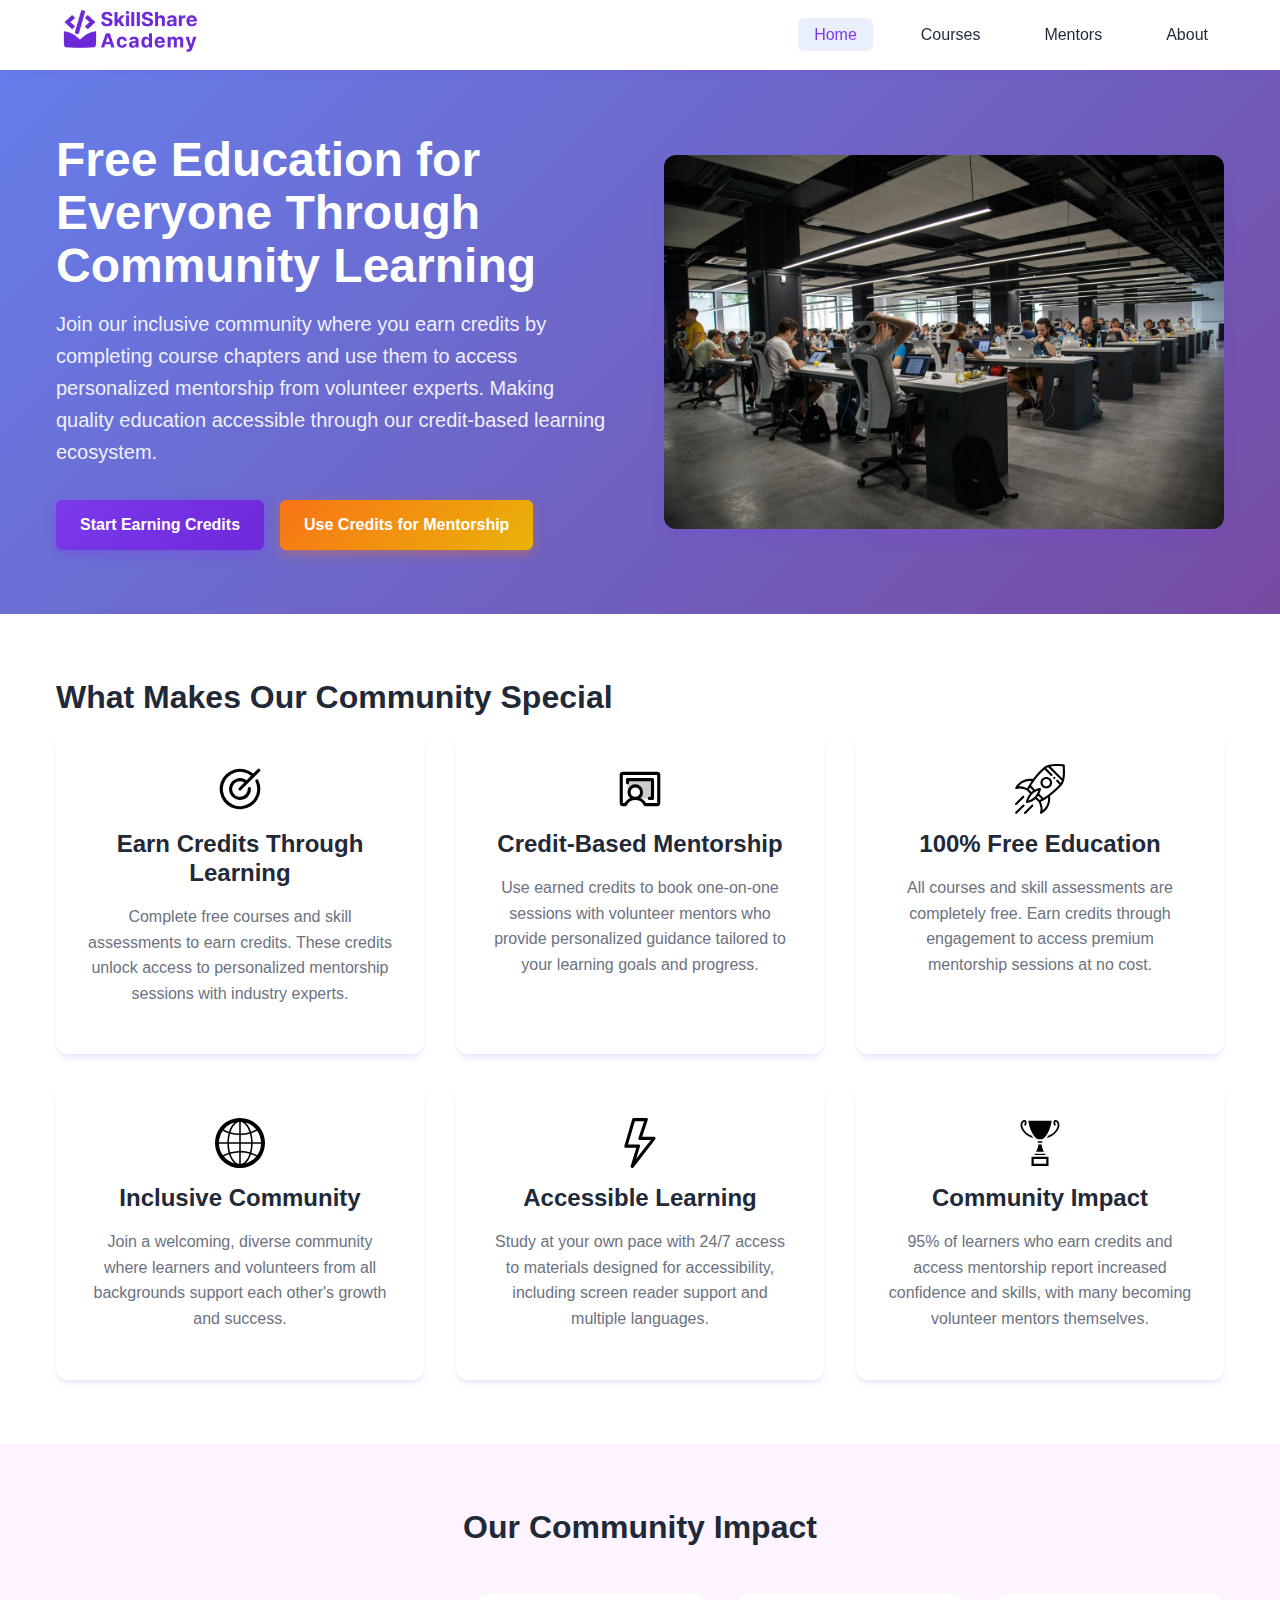
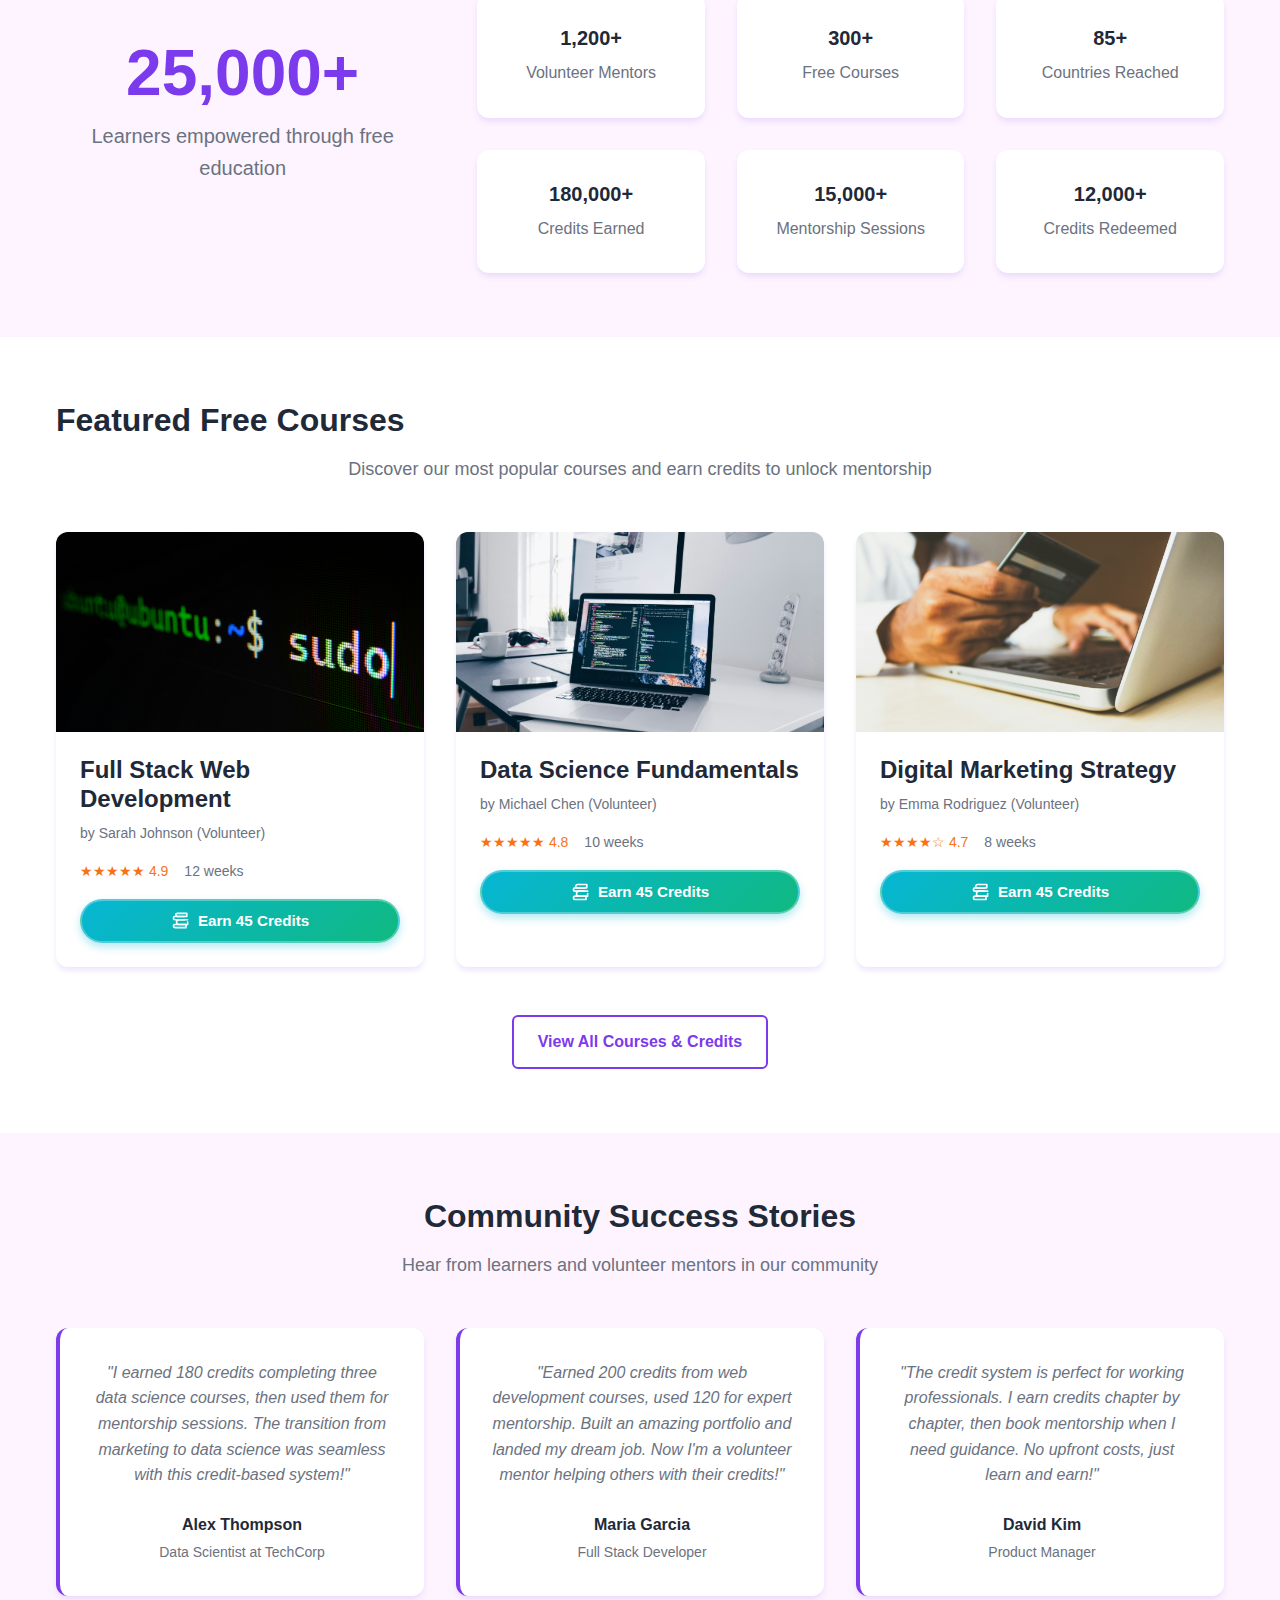
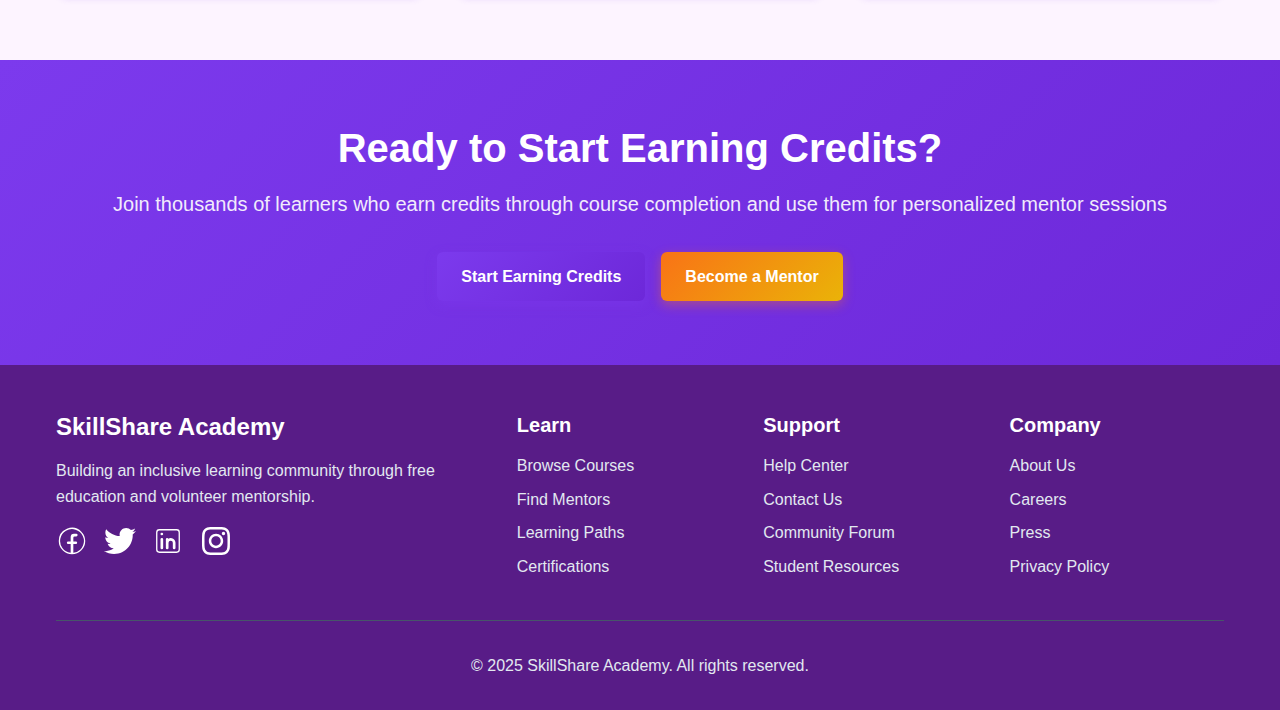
<file: index.html>
<!DOCTYPE html>
<html lang="en">
  <head>
    <meta charset="UTF-8" />
    <meta name="viewport" content="width=device-width, initial-scale=1.0" />
    <meta
      name="description"
      content="SkillShare Academy - Community-based digital learning platform with free courses and volunteer mentor matching"
    />
    <title>SkillShare Academy - Free Learning for Everyone</title>
    <link rel="stylesheet" href="css/styles.css" />
  </head>
  <body>
    <header>
      <nav class="navbar">
        <div class="nav-container">
          <div class="logo">
            <!-- <h1>SkillShare Academy</h1> -->
            <img
              src="assets/logos/skillshare-academy-logo-vertical-purple.png"
              alt="SkillShare Academy Logo"
              class="logo-image"
            />
          </div>
          <ul class="nav-menu">
            <li><a href="index.html" class="nav-link active">Home</a></li>
            <li><a href="courses.html" class="nav-link">Courses</a></li>
            <li><a href="mentors.html" class="nav-link">Mentors</a></li>
            <li><a href="about.html" class="nav-link">About</a></li>
          </ul>
          <div class="hamburger">
            <span class="bar"></span>
            <span class="bar"></span>
            <span class="bar"></span>
          </div>
        </div>
      </nav>
    </header>

    <main>
      <section class="hero">
        <div class="hero-container">
          <div class="hero-content">
            <h1>Free Education for Everyone Through Community Learning</h1>
            <p>
              Join our inclusive community where you earn credits by completing
              course chapters and use them to access personalized mentorship
              from volunteer experts. Making quality education accessible
              through our credit-based learning ecosystem.
            </p>
            <div class="hero-buttons">
              <a href="courses.html" class="btn btn-primary"
                >Start Earning Credits</a
              >
              <a href="mentors.html" class="btn btn-secondary"
                >Use Credits for Mentorship</a
              >
            </div>
          </div>
          <div class="hero-image">
            <img
              src="assets/images/hero-learning.jpg"
              alt="Professional learning environment"
            />
          </div>
        </div>
      </section>
      <section class="platform-benefits">
        <div class="container">
          <h2>What Makes Our Community Special</h2>
          <div class="benefits-grid">
            <div class="benefit-card">
              <div class="benefit-icon">
                <img 
                  src="assets/icons/target.svg" 
                  alt="">
              </div>
              <h3>Earn Credits Through Learning</h3>
              <p>
                Complete free courses and skill assessments to earn credits.
                These credits unlock access to personalized mentorship sessions
                with industry experts.
              </p>
            </div>
            <div class="benefit-card">
              <div class="benefit-icon">
                <img 
                  src="assets/icons/mentor.svg" 
                  alt="">
              </div>
              <h3>Credit-Based Mentorship</h3>
              <p>
                Use earned credits to book one-on-one sessions with volunteer
                mentors who provide personalized guidance tailored to your
                learning goals and progress.
              </p>
            </div>
            <div class="benefit-card">
              <div class="benefit-icon">
                <img 
                  src="assets/icons/spaceship.svg" 
                  alt="">
              </div>
              <h3>100% Free Education</h3>
              <p>
                All courses and skill assessments are completely free. Earn
                credits through engagement to access premium mentorship sessions
                at no cost.
              </p>
            </div>
            <div class="benefit-card">
              <div class="benefit-icon">
                <img 
                  src="assets/icons/earth.svg" 
                  alt="">
              </div>
              <h3>Inclusive Community</h3>
              <p>
                Join a welcoming, diverse community where learners and
                volunteers from all backgrounds support each other's growth and
                success.
              </p>
            </div>
            <div class="benefit-card">
              <div class="benefit-icon">
                <img 
                  src="assets/icons/lightning.svg" 
                  alt="">
              </div>
              <h3>Accessible Learning</h3>
              <p>
                Study at your own pace with 24/7 access to materials designed
                for accessibility, including screen reader support and multiple
                languages.
              </p>
            </div>
            <div class="benefit-card">
              <div class="benefit-icon">
                <img 
                  src="assets/icons/cup.svg" 
                  alt="">
              </div>
              <h3>Community Impact</h3>
              <p>
                95% of learners who earn credits and access mentorship report
                increased confidence and skills, with many becoming volunteer
                mentors themselves.
              </p>
            </div>
          </div>
        </div>
      </section>

      <section class="company-stats">
        <div class="container">
          <h2>Our Community Impact</h2>
          <div class="stats-showcase">
            <div class="stat-large">
              <h3>25,000+</h3>
              <p>Learners empowered through free education</p>
            </div>
            <div class="stats-grid">
              <div class="stat-item">
                <h4>1,200+</h4>
                <p>Volunteer Mentors</p>
              </div>
              <div class="stat-item">
                <h4>300+</h4>
                <p>Free Courses</p>
              </div>
              <div class="stat-item">
                <h4>85+</h4>
                <p>Countries Reached</p>
              </div>
              <div class="stat-item">
                <h4>180,000+</h4>
                <p>Credits Earned</p>
              </div>
              <div class="stat-item">
                <h4>15,000+</h4>
                <p>Mentorship Sessions</p>
              </div>
              <div class="stat-item">
                <h4>12,000+</h4>
                <p>Credits Redeemed</p>
              </div>
            </div>
          </div>
        </div>
      </section>
      <!-- <section class="stats">
        <div class="container">
          <h2>Our Community Impact</h2>
          <div class="stats-grid">
            <div class="stat-item">
              <h3>15,000+</h3>
              <p>Community Members</p>
            </div>
            <div class="stat-item">
              <h3>500+</h3>
              <p>Volunteer Mentors</p>
            </div>
            <div class="stat-item">
              <h3>200+</h3>
              <p>Free Courses</p>
            </div>
            <div class="stat-item">
              <h3>150,000+</h3>
              <p>Credits Distributed</p>
            </div>
          </div>
        </div>
      </section> -->

      <section class="featured-courses">
        <div class="container">
          <h2>Featured Free Courses</h2>
          <p class="section-subtitle">
            Discover our most popular courses and earn credits to unlock
            mentorship
          </p>
          <div class="courses-grid">
            <article class="course-card">
              <img
                src="assets/images/course-web-dev.jpg"
                alt="Full Stack Web Development course"
              />
              <div class="course-info">
                <h3>Full Stack Web Development</h3>
                <p class="instructor">by Sarah Johnson (Volunteer)</p>
                <div class="course-meta">
                  <span class="rating">★★★★★ 4.9</span>
                  <span class="duration">12 weeks</span>
                </div>
                <p class="credits">
                   <img src="assets/icons/books.svg" alt="">
                   Earn 45 Credits</p>
              </div>
            </article>
            <article class="course-card">
              <img
                src="assets/images/course-data-science.jpg"
                alt="Data Science Fundamentals course"
              />
              <div class="course-info">
                <h3>Data Science Fundamentals</h3>
                <p class="instructor">by Michael Chen (Volunteer)</p>
                <div class="course-meta">
                  <span class="rating">★★★★★ 4.8</span>
                  <span class="duration">10 weeks</span>
                </div>
                <p class="credits">
                  <img src="assets/icons/books.svg" alt="">
                  Earn 45 Credits</p>
              </div>
            </article>
            <article class="course-card">
              <img
                src="assets/images/course-digital-marketing.jpg"
                alt="Digital Marketing Strategy course"
              />
              <div class="course-info">
                <h3>Digital Marketing Strategy</h3>
                <p class="instructor">by Emma Rodriguez (Volunteer)</p>
                <div class="course-meta">
                  <span class="rating">★★★★☆ 4.7</span>
                  <span class="duration">8 weeks</span>
                </div>
                <p class="credits">
                  <img src="assets/icons/books.svg" alt="">
                  Earn 45 Credits</p>
              </div>
            </article>
          </div>
          <div class="section-cta">
            <a href="courses.html" class="btn btn-outline"
              >View All Courses & Credits</a
            >
          </div>
        </div>
      </section>

      <section class="testimonials">
        <div class="container">
          <h2>Community Success Stories</h2>
          <p class="section-subtitle">
            Hear from learners and volunteer mentors in our community
          </p>
          <div class="testimonials-grid">
            <blockquote class="testimonial">
              <p>
                "I earned 180 credits completing three data science courses,
                then used them for mentorship sessions. The transition from
                marketing to data science was seamless with this credit-based
                system!"
              </p>
              <div>
                <cite>Alex Thompson</cite>
                <span>Data Scientist at TechCorp</span>
              </div>
            </blockquote>
            <blockquote class="testimonial">
              <p>
                "Earned 200 credits from web development courses, used 120 for
                expert mentorship. Built an amazing portfolio and landed my
                dream job. Now I'm a volunteer mentor helping others with their
                credits!"
              </p>
              <div>
                <cite>Maria Garcia</cite>
                <span>Full Stack Developer</span>
              </div>
            </blockquote>
            <blockquote class="testimonial">
              <p>
                "The credit system is perfect for working professionals. I earn
                credits chapter by chapter, then book mentorship when I need
                guidance. No upfront costs, just learn and earn!"
              </p>
              <div>
                <cite>David Kim</cite>
                <span>Product Manager</span>
              </div>
            </blockquote>
          </div>
        </div>
      </section>

      <section class="cta-section">
        <div class="container">
          <div class="cta-content">
            <h2>Ready to Start Earning Credits?</h2>
            <p>
              Join thousands of learners who earn credits through course
              completion and use them for personalized mentor sessions
            </p>
            <div class="cta-buttons">
              <a href="#" class="btn btn-primary">Start Earning Credits</a>
              <a href="#" class="btn btn-secondary">Become a Mentor</a>
            </div>
          </div>
        </div>
      </section>
    </main>

    <footer>
      <div class="footer-container">
        <div class="footer-content">
          <div class="footer-section">
            <h3>SkillShare Academy</h3>
            <p>
              Building an inclusive learning community through free education
              and volunteer mentorship.
            </p>
            <div class="social-links">
              <a href="#" aria-label="Facebook">
                <img src="assets/icons/facebook.svg" alt="Facebook">
              </a>
              <a href="#" aria-label="Twitter">
                <img src="assets/icons/twitter_white.svg" alt="Twitter">
              </a>
              <a href="#" aria-label="LinkedIn">
                <img src="assets/icons/linkedin_white.svg" alt="LinkedIn">
              </a>
              <a href="#" aria-label="Instagram">
                <img src="assets/icons/instagram.svg" alt="Instagram">
              </a>
            </div>
          </div>
          <div class="footer-section">
            <h4>Learn</h4>
            <ul>
              <li><a href="courses.html">Browse Courses</a></li>
              <li><a href="mentors.html">Find Mentors</a></li>
              <li><a href="#">Learning Paths</a></li>
              <li><a href="#">Certifications</a></li>
            </ul>
          </div>
          <div class="footer-section">
            <h4>Support</h4>
            <ul>
              <li><a href="#">Help Center</a></li>
              <li><a href="#">Contact Us</a></li>
              <li><a href="#">Community Forum</a></li>
              <li><a href="#">Student Resources</a></li>
            </ul>
          </div>
          <div class="footer-section">
            <h4>Company</h4>
            <ul>
              <li><a href="about.html">About Us</a></li>
              <li><a href="#">Careers</a></li>
              <li><a href="#">Press</a></li>
              <li><a href="#">Privacy Policy</a></li>
            </ul>
          </div>
        </div>
        <div class="footer-bottom">
          <p>&copy; 2025 SkillShare Academy. All rights reserved.</p>
        </div>
      </div>
    </footer>
  </body>
</html>
</file>
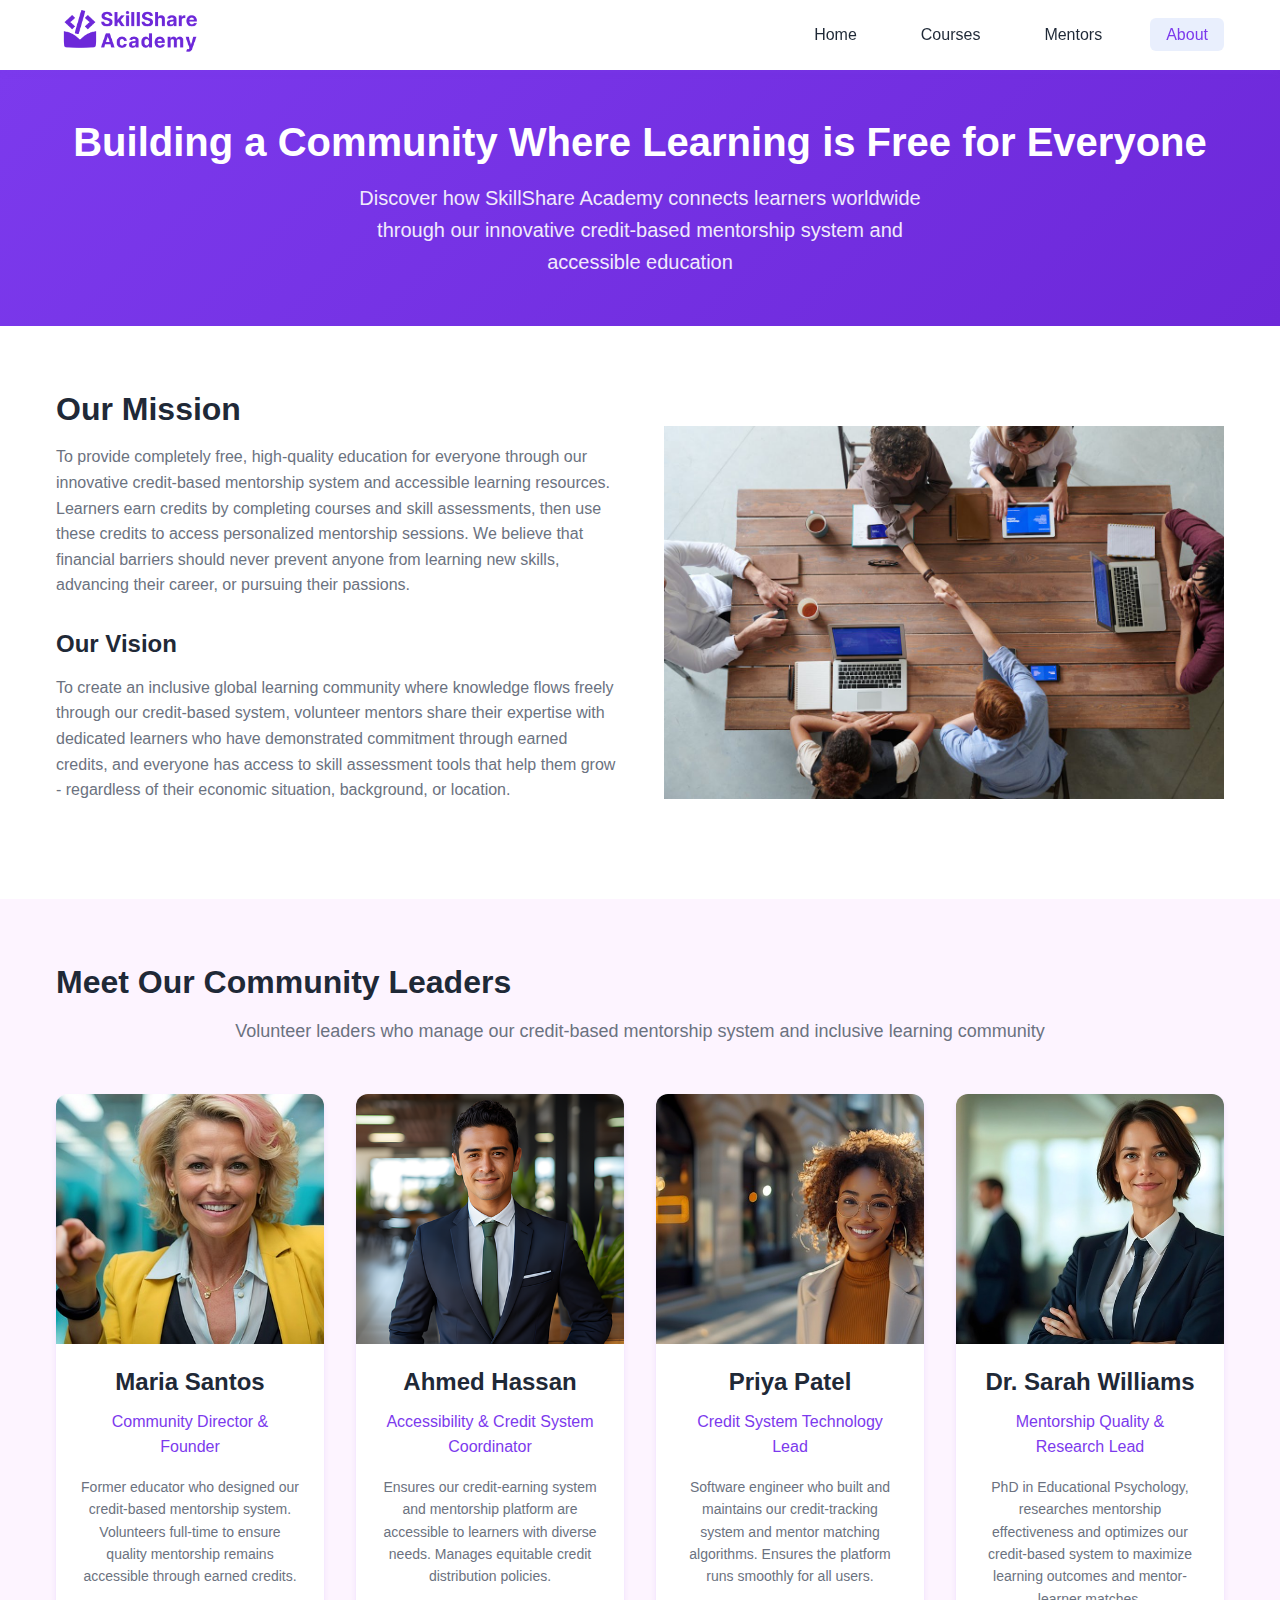
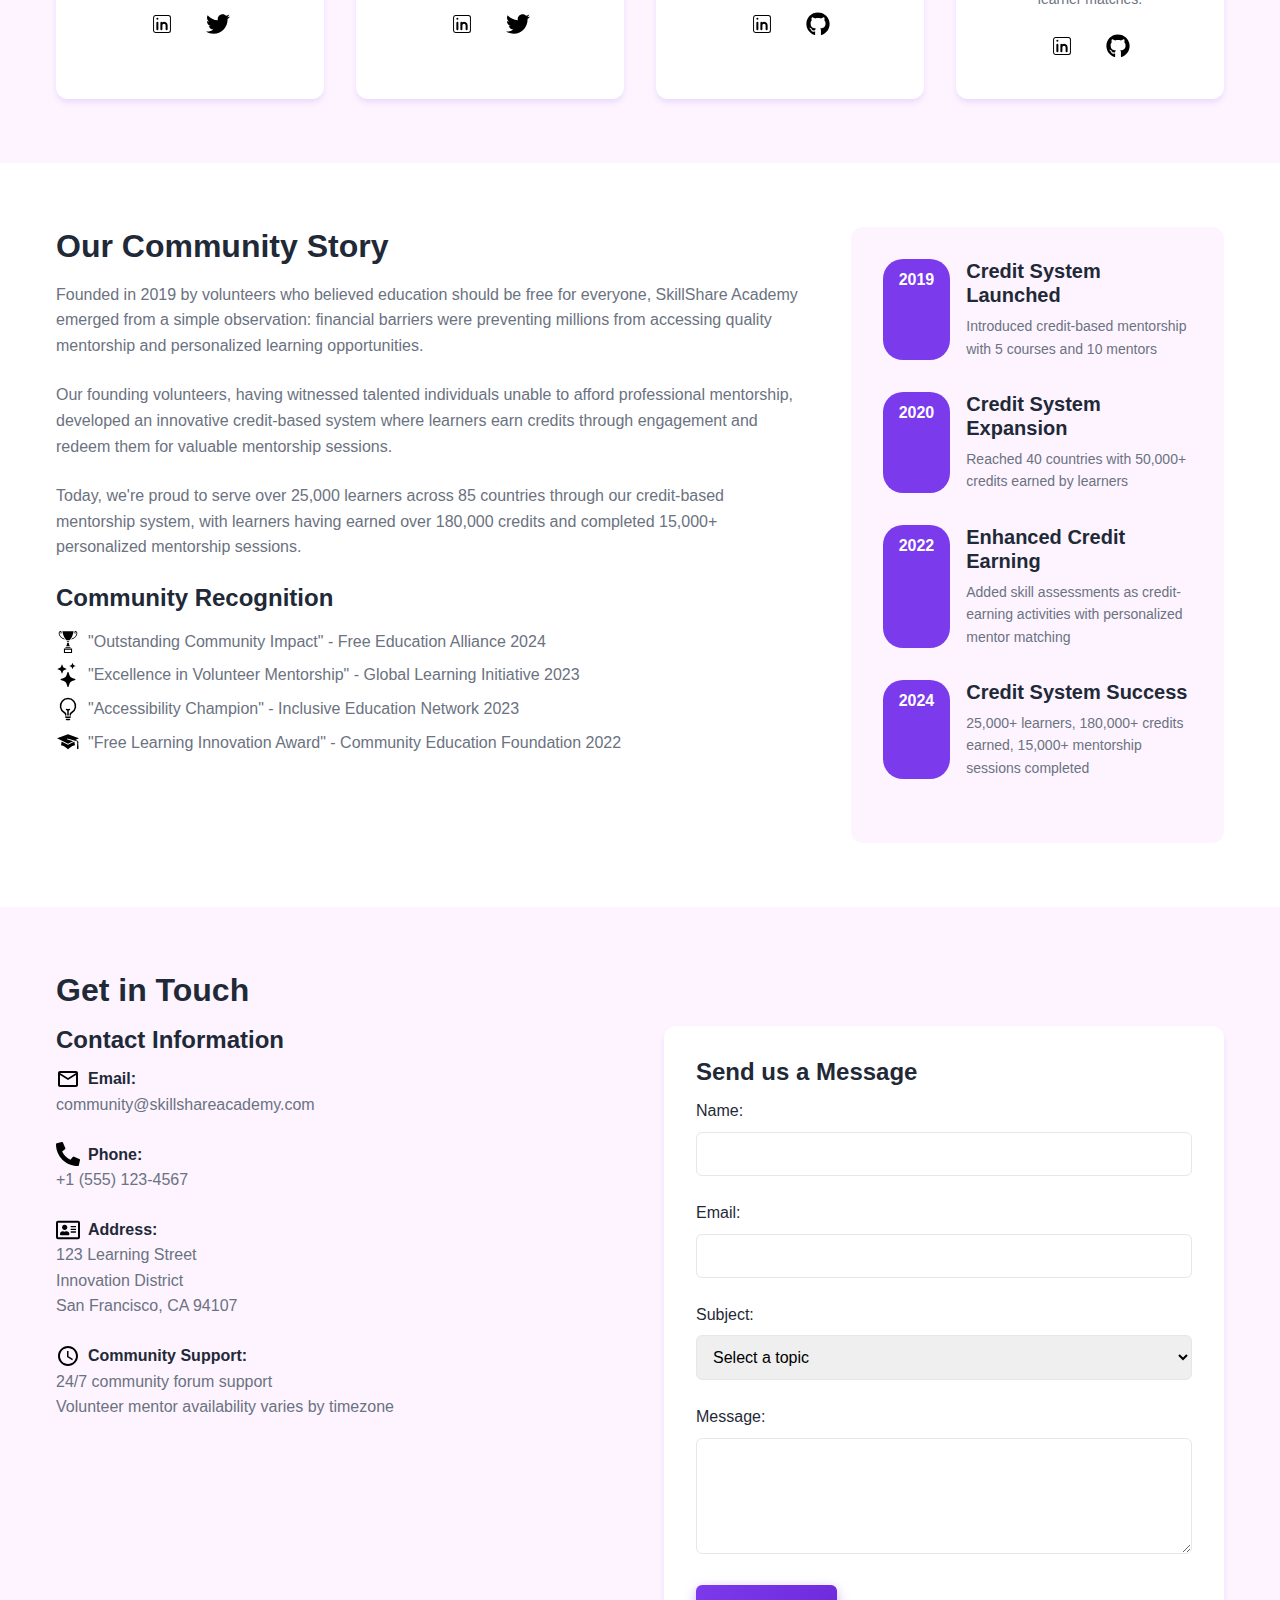
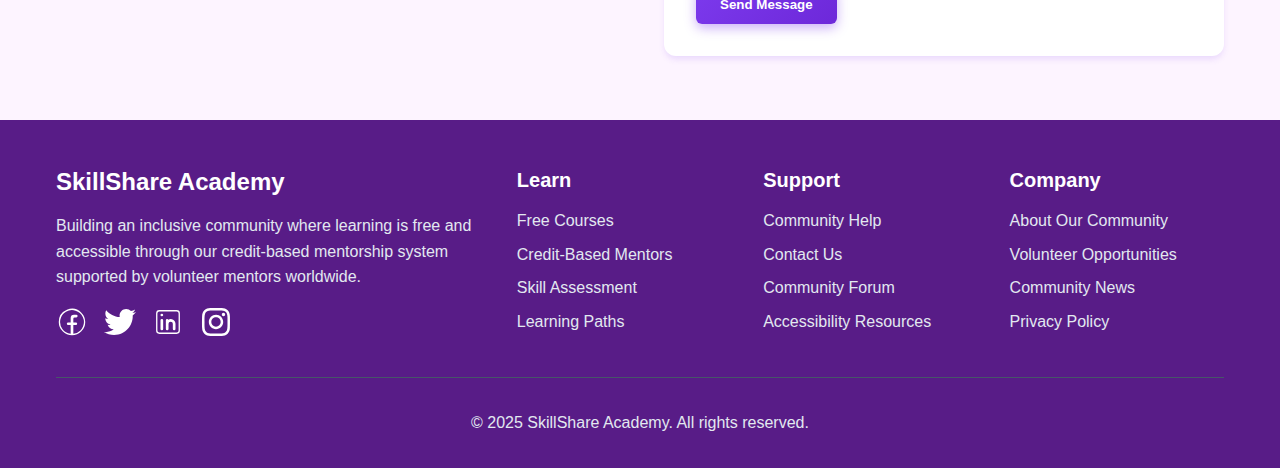
<file: about.html>
<!DOCTYPE html>
<html lang="en">

<head>
  <meta charset="UTF-8" />
  <meta name="viewport" content="width=device-width, initial-scale=1.0" />
  <meta name="description"
    content="Discover SkillShare Academy's mission to provide free education for all through our credit-based mentorship system, where learners earn credits to access mentor sessions" />
  <title>About Our Community - SkillShare Academy</title>
  <link rel="stylesheet" href="css/styles.css" />
</head>

<body>
  <header>
    <nav class="navbar">
      <div class="nav-container">
        <div class="logo">
          <!-- <h1>SkillShare Academy</h1> -->
            <img
              src="assets/logos/skillshare-academy-logo-vertical-purple.png"
              alt="SkillShare Academy Logo"
              class="logo-image"
            />
        </div>
        <ul class="nav-menu">
          <li><a href="index.html" class="nav-link">Home</a></li>
          <li><a href="courses.html" class="nav-link">Courses</a></li>
          <li><a href="mentors.html" class="nav-link">Mentors</a></li>
          <li><a href="about.html" class="nav-link active">About</a></li>
        </ul>
        <div class="hamburger">
          <span class="bar"></span>
          <span class="bar"></span>
          <span class="bar"></span>
        </div>
      </div>
    </nav>
  </header>

  <main>
    <section class="page-hero">
      <div class="container">
        <h1>Building a Community Where Learning is Free for Everyone</h1>
        <p>
          Discover how SkillShare Academy connects learners worldwide through
          our innovative credit-based mentorship system and accessible
          education
        </p>
      </div>
    </section>

    <section class="mission-vision">
      <div class="container">
        <div class="mission-content">
          <div class="mission-text">
            <h2>Our Mission</h2>
            <p>
              To provide completely free, high-quality education for everyone
              through our innovative credit-based mentorship system and
              accessible learning resources. Learners earn credits by
              completing courses and skill assessments, then use these credits
              to access personalized mentorship sessions. We believe that
              financial barriers should never prevent anyone from learning new
              skills, advancing their career, or pursuing their passions.
            </p>

            <h3>Our Vision</h3>
            <p>
              To create an inclusive global learning community where knowledge
              flows freely through our credit-based system, volunteer mentors
              share their expertise with dedicated learners who have
              demonstrated commitment through earned credits, and everyone has
              access to skill assessment tools that help them grow -
              regardless of their economic situation, background, or location.
            </p>
          </div>
          <div class="mission-image">
            <img src="assets/images/about-mission.jpg" alt="Team collaboration and learning" />
          </div>
        </div>
      </div>
    </section>

    <section class="team-section">
      <div class="container">
        <h2>Meet Our Community Leaders</h2>
        <p class="section-subtitle">
          Volunteer leaders who manage our credit-based mentorship system and
          inclusive learning community
        </p>
        <div class="team-grid">
          <div class="team-member">
            <img src="assets/images/team-ceo.jpg" alt="Maria Santos - Community Director" />
            <div class="member-info">
              <h3>Maria Santos</h3>
              <p class="member-role">Community Director & Founder</p>
              <p class="member-bio">
                Former educator who designed our credit-based mentorship
                system. Volunteers full-time to ensure quality mentorship
                remains accessible through earned credits.
              </p>
              <div class="member-social">
                <a href="#" aria-label="LinkedIn"><img src="assets/icons/linkedin_black.svg" alt=""></a>
                <a href="#" aria-label="Twitter"><img src="assets/icons/twitter_black.svg" alt=""></a>
              </div>
            </div>
          </div>
          <div class="team-member">
            <img src="assets/images/team-cpo.jpg" alt="Ahmed Hassan - Accessibility Coordinator" />
            <div class="member-info">
              <h3>Ahmed Hassan</h3>
              <p class="member-role">
                Accessibility & Credit System Coordinator
              </p>
              <p class="member-bio">
                Ensures our credit-earning system and mentorship platform are
                accessible to learners with diverse needs. Manages equitable
                credit distribution policies.
              </p>
              <div class="member-social">
                <a href="#" aria-label="LinkedIn"><img src="assets/icons/linkedin_black.svg" alt=""></a>
                <a href="#" aria-label="Twitter"><img src="assets/icons/twitter_black.svg" alt=""></a>
              </div>
            </div>
          </div>
          <div class="team-member">
            <img src="assets/images/team-cto.jpg" alt="Priya Patel - Platform Volunteer" />
            <div class="member-info">
              <h3>Priya Patel</h3>
              <p class="member-role">Credit System Technology Lead</p>
              <p class="member-bio">
                Software engineer who built and maintains our credit-tracking
                system and mentor matching algorithms. Ensures the platform
                runs smoothly for all users.
              </p>
              <div class="member-social">
                <a href="#" aria-label="LinkedIn"><img src="assets/icons/linkedin_black.svg" alt=""></a>
                <a href="#" aria-label="GitHub"><img src="assets/icons/github.svg" alt=""></a>
              </div>
            </div>
          </div>
          <div class="team-member">
            <img src="assets/images/team-head-education.jpg" alt="Dr. Sarah Williams - Learning Research Volunteer" />
            <div class="member-info">
              <h3>Dr. Sarah Williams</h3>
              <p class="member-role">Mentorship Quality & Research Lead</p>
              <p class="member-bio">
                PhD in Educational Psychology, researches mentorship
                effectiveness and optimizes our credit-based system to
                maximize learning outcomes and mentor-learner matches.
              </p>
              <div class="member-social">
                <a href="#" aria-label="LinkedIn"><img src="assets/icons/linkedin_black.svg" alt=""></a>
                <a href="#" aria-label="GitHub"><img src="assets/icons/github.svg" alt=""></a>
              </div>
            </div>
          </div>
        </div>
      </div>
    </section>

    <section class="company-story">
      <div class="container">
        <div class="story-content">
          <div class="story-text">
            <h2>Our Community Story</h2>
            <p>
              Founded in 2019 by volunteers who believed education should be
              free for everyone, SkillShare Academy emerged from a simple
              observation: financial barriers were preventing millions from
              accessing quality mentorship and personalized learning
              opportunities.
            </p>

            <p>
              Our founding volunteers, having witnessed talented individuals
              unable to afford professional mentorship, developed an
              innovative credit-based system where learners earn credits
              through engagement and redeem them for valuable mentorship
              sessions.
            </p>

            <p>
              Today, we're proud to serve over 25,000 learners across 85
              countries through our credit-based mentorship system, with
              learners having earned over 180,000 credits and completed
              15,000+ personalized mentorship sessions.
            </p>

            <h3>Community Recognition</h3>
            <ul class="awards-list">
              <li>
                <img src="assets/icons/cup.svg" alt="">
                "Outstanding Community Impact" - Free Education Alliance
                2024
              </li>
              <li>
                <img src="assets/icons/stars.svg" alt="">
                "Excellence in Volunteer Mentorship" - Global Learning
                Initiative 2023
              </li>
              <li>
                <img src="assets/icons/lightbulb.svg" alt=""> 
                "Accessibility Champion" - Inclusive Education Network 2023
              </li>
              <li>
                <img src="assets/icons/graduate-hat_black.svg" alt=""> "Free Learning Innovation Award" - Community Education
                Foundation 2022
              </li>
            </ul>
          </div>
          <div class="story-timeline">
            <div class="timeline-item">
              <div class="timeline-year">2019</div>
              <div class="timeline-content">
                <h4>Credit System Launched</h4>
                <p>
                  Introduced credit-based mentorship with 5 courses and 10
                  mentors
                </p>
              </div>
            </div>
            <div class="timeline-item">
              <div class="timeline-year">2020</div>
              <div class="timeline-content">
                <h4>Credit System Expansion</h4>
                <p>
                  Reached 40 countries with 50,000+ credits earned by learners
                </p>
              </div>
            </div>
            <div class="timeline-item">
              <div class="timeline-year">2022</div>
              <div class="timeline-content">
                <h4>Enhanced Credit Earning</h4>
                <p>
                  Added skill assessments as credit-earning activities with
                  personalized mentor matching
                </p>
              </div>
            </div>
            <div class="timeline-item">
              <div class="timeline-year">2024</div>
              <div class="timeline-content">
                <h4>Credit System Success</h4>
                <p>
                  25,000+ learners, 180,000+ credits earned, 15,000+
                  mentorship sessions completed
                </p>
              </div>
            </div>
          </div>
        </div>
      </div>
    </section>

    <section class="contact-section">
      <div class="container">
        <h2>Get in Touch</h2>
        <div class="contact-grid">
          <div class="contact-info">
            <h3>Contact Information</h3>
            <div class="contact-item">
              <strong><img src="assets/icons/email.svg" alt=""> Email:
              </strong>
              <p>community@skillshareacademy.com</p>
            </div>
            <div class="contact-item">
              <strong><img src="assets/icons/phone.svg" alt=""> Phone:
              </strong>
              <p>+1 (555) 123-4567</p>
            </div>
            <div class="contact-item">
              <strong>
                <img src="assets/icons/address.svg" alt=""> Address:
              </strong>
              <p>
                123 Learning Street<br />Innovation District<br />San
                Francisco, CA 94107
              </p>
            </div>
            <div class="contact-item">
              <strong>
                <img src="assets/icons/watch.svg" alt=""> Community Support:
              </strong>
              <p>
                24/7 community forum support<br />Volunteer mentor
                availability varies by timezone
              </p>
            </div>
          </div>
          <div class="contact-form">
            <h3>Send us a Message</h3>
            <form>
              <div class="form-group">
                <label for="name">Name:</label>
                <input type="text" id="name" name="name" required />
              </div>
              <div class="form-group">
                <label for="email">Email:</label>
                <input type="email" id="email" name="email" required />
              </div>
              <div class="form-group">
                <label for="subject">Subject:</label>
                <select id="subject" name="subject" required>
                  <option value="">Select a topic</option>
                  <option value="general">General Inquiry</option>
                  <option value="courses">Free Course Information</option>
                  <option value="mentorship">
                    Credit-Based Mentorship Program
                  </option>
                  <option value="volunteer">Become a Volunteer</option>
                  <option value="accessibility">Accessibility Support</option>
                  <option value="support">Technical Support</option>
                </select>
              </div>
              <div class="form-group">
                <label for="message">Message:</label>
                <textarea id="message" name="message" rows="5" required></textarea>
              </div>
              <button type="submit" class="btn btn-primary">
                Send Message
              </button>
            </form>
          </div>
        </div>
      </div>
    </section>
  </main>

  <footer>
    <div class="footer-container">
      <div class="footer-content">
        <div class="footer-section">
          <h3>SkillShare Academy</h3>
          <p>
            Building an inclusive community where learning is free and
            accessible through our credit-based mentorship system supported by
            volunteer mentors worldwide.
          </p>
          <div class="social-links">
            <a href="#" aria-label="Facebook">
              <img src="assets/icons/facebook.svg" alt="Facebook">
            </a>
            <a href="#" aria-label="Twitter">
              <img src="assets/icons/twitter_white.svg" alt="Twitter">
            </a>
            <a href="#" aria-label="LinkedIn">
              <img src="assets/icons/linkedin_white.svg" alt="LinkedIn">
            </a>
            <a href="#" aria-label="Instagram">
              <img src="assets/icons/instagram.svg" alt="Instagram">
            </a>
          </div>
        </div>
        <div class="footer-section">
          <h4>Learn</h4>
          <ul>
            <li><a href="courses.html">Free Courses</a></li>
            <li><a href="mentors.html">Credit-Based Mentors</a></li>
            <li><a href="#">Skill Assessment</a></li>
            <li><a href="#">Learning Paths</a></li>
          </ul>
        </div>
        <div class="footer-section">
          <h4>Support</h4>
          <ul>
            <li><a href="#">Community Help</a></li>
            <li><a href="#">Contact Us</a></li>
            <li><a href="#">Community Forum</a></li>
            <li><a href="#">Accessibility Resources</a></li>
          </ul>
        </div>
        <div class="footer-section">
          <h4>Company</h4>
          <ul>
            <li><a href="about.html">About Our Community</a></li>
            <li><a href="#">Volunteer Opportunities</a></li>
            <li><a href="#">Community News</a></li>
            <li><a href="#">Privacy Policy</a></li>
          </ul>
        </div>
      </div>
      <div class="footer-bottom">
        <p>&copy; 2025 SkillShare Academy. All rights reserved.</p>
      </div>
    </div>
  </footer>
</body>

</html>
</file>
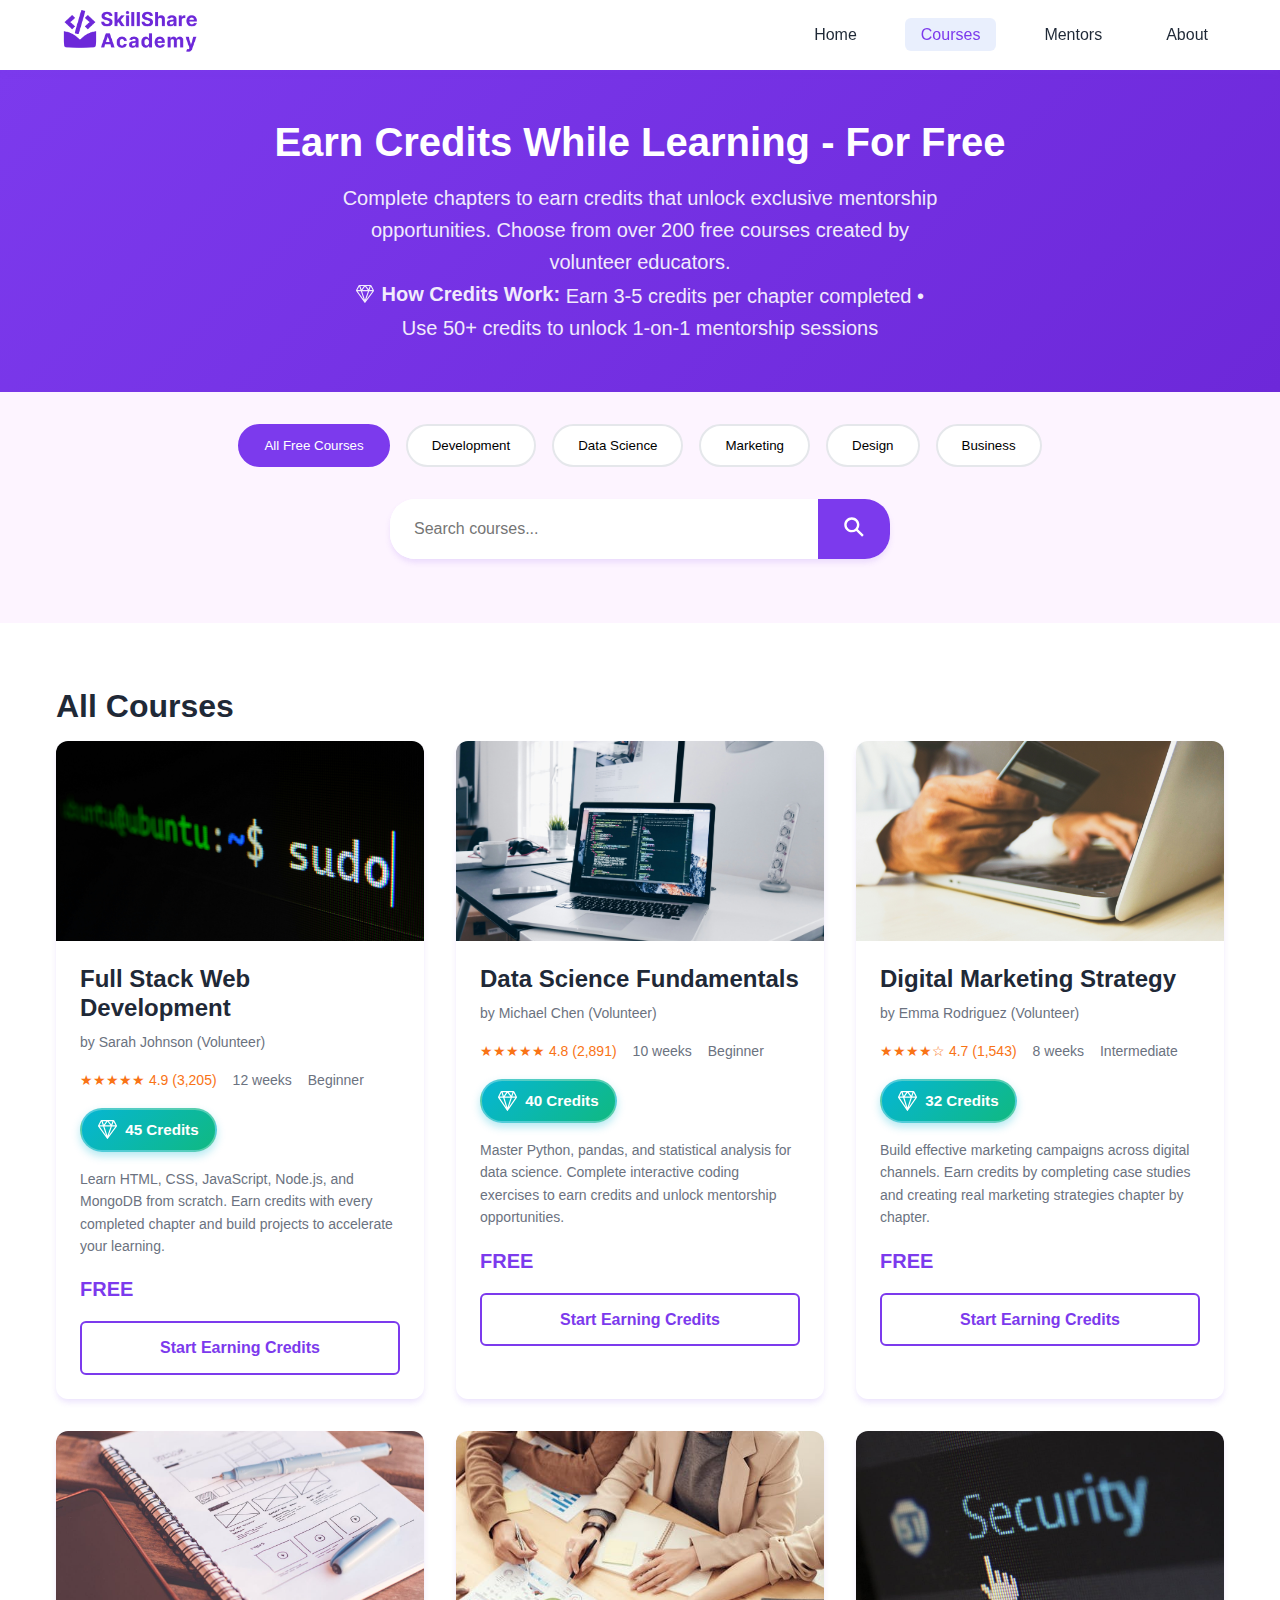
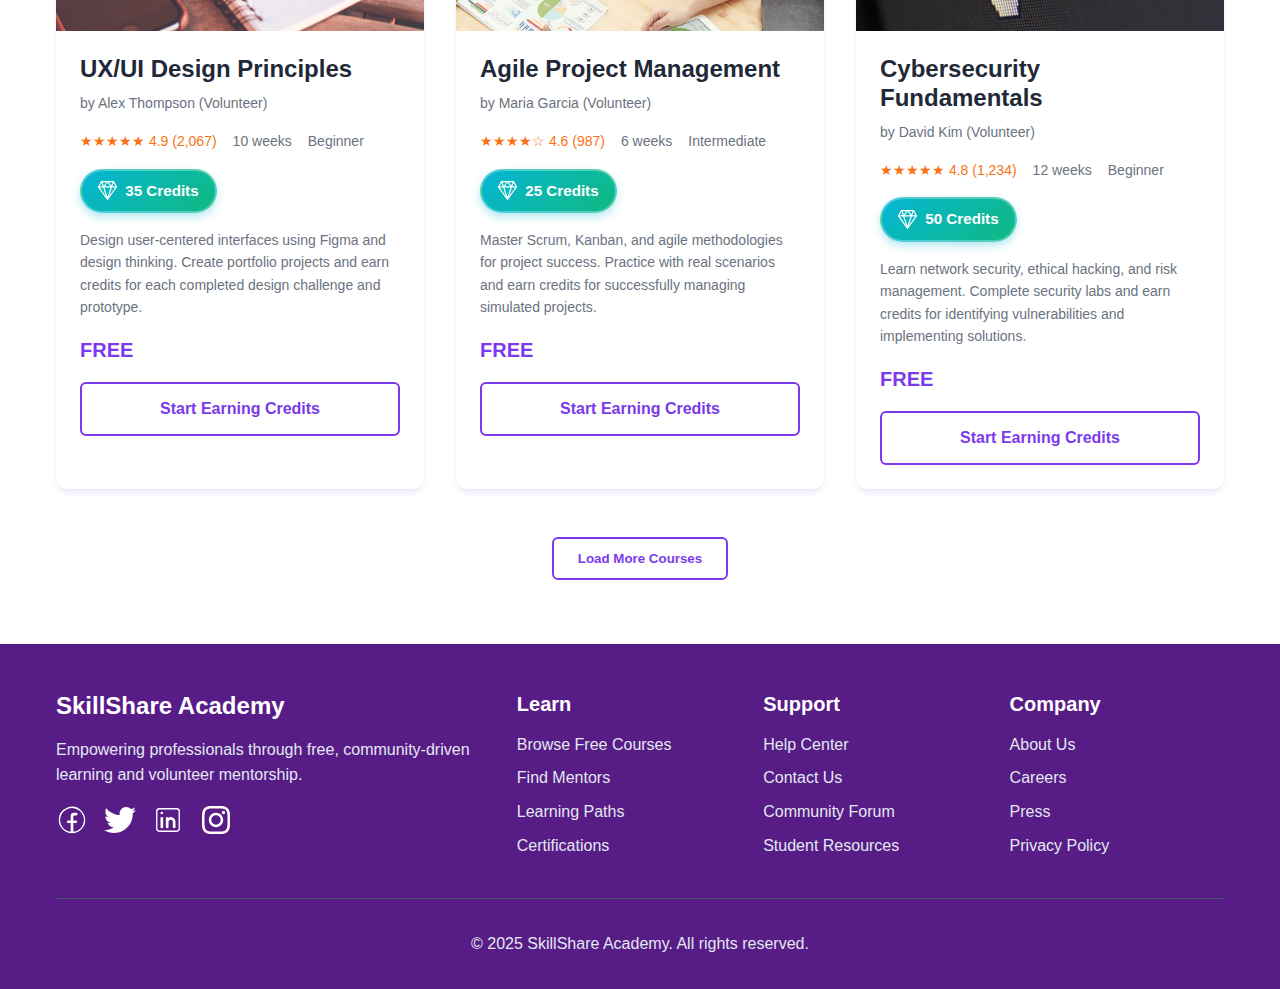
<file: courses.html>
<!DOCTYPE html>
<html lang="en">

<head>
  <meta charset="UTF-8" />
  <meta name="viewport" content="width=device-width, initial-scale=1.0" />
  <meta name="description"
    content="Explore our free course catalog - Web Development, Data Science, Digital Marketing, and more taught by volunteer instructors at SkillShare Academy" />
  <title>Free Courses - SkillShare Academy</title>
  <link rel="stylesheet" href="css/styles.css" />
</head>

<body>
  <header>
    <nav class="navbar">
      <div class="nav-container">
        <div class="logo">
          <!-- <h1>SkillShare Academy</h1> -->
            <img
              src="assets/logos/skillshare-academy-logo-vertical-purple.png"
              alt="SkillShare Academy Logo"
              class="logo-image"
            />
        </div>
        <ul class="nav-menu">
          <li><a href="index.html" class="nav-link">Home</a></li>
          <li><a href="courses.html" class="nav-link active">Courses</a></li>
          <li><a href="mentors.html" class="nav-link">Mentors</a></li>
          <li><a href="about.html" class="nav-link">About</a></li>
        </ul>
        <div class="hamburger">
          <span class="bar"></span>
          <span class="bar"></span>
          <span class="bar"></span>
        </div>
      </div>
    </nav>
  </header>

  <main>
    <section class="page-hero">
      <div class="container">
        <h1>Earn Credits While Learning - For Free</h1>
        <p>
          Complete chapters to earn credits that unlock exclusive mentorship
          opportunities. Choose from over 200 free courses created by
          volunteer educators.
        </p>
        <div class="credit-info">
          <p>
            <strong>
              <img src="assets/icons/diamond.svg" alt="">How Credits Work:</strong> Earn 3-5 credits per chapter
            completed • Use 50+ credits to unlock 1-on-1 mentorship sessions
          </p>
        </div>
      </div>
    </section>

    <!-- <section class="featured-section">
        <div class="container">
          <h2>Recommended for You</h2>
          <div class="courses-grid">
            <article class="course-card featured">
              <div class="course-badge">🔥 Popular</div>
              <img
                src="assets/images/course-react.jpg"
                alt="React Development Masterclass"
              />
              <div class="course-info">
                <h3>React Development Masterclass</h3>
                <p class="instructor">by Sarah Johnson (Volunteer)</p>
                <div class="course-meta">
                  <span class="rating">★★★★★ 4.9 (2,340)</span>
                  <span class="duration">16 weeks</span>
                  <span class="level">Intermediate</span>
                  <span class="credits">💎 55 Credits</span>
                </div>
                <p class="course-description">
                  Master modern React development with hooks, context, and
                  advanced patterns. Earn 3-4 credits per chapter as you
                  progress through 18 comprehensive modules.
                </p>
                <p class="price">FREE</p>
                <a href="#" class="btn btn-primary">Start Earning Credits</a>
              </div>
            </article>
            <article class="course-card featured">
              <div class="course-badge">⭐ New</div>
              <img
                src="assets/images/course-python-ai.jpg"
                alt="Python for AI and Machine Learning"
              />
              <div class="course-info">
                <h3>Python for AI & Machine Learning</h3>
                <p class="instructor">by Dr. Michael Chen (Volunteer)</p>
                <div class="course-meta">
                  <span class="rating">★★★★★ 4.8 (1,567)</span>
                  <span class="duration">14 weeks</span>
                  <span class="level">Advanced</span>
                  <span class="credits">💎 60 Credits</span>
                </div>
                <p class="course-description">
                  Build AI applications using Python, TensorFlow, and
                  scikit-learn. Earn 4-5 credits per chapter through hands-on
                  projects and advanced coding challenges.
                </p>
                <p class="price">FREE</p>
                <a href="#" class="btn btn-primary">Start Earning Credits</a>
              </div>
            </article>
          </div>
        </div>
      </section> -->

    <section class="course-filters">
      <div class="container">
        <div class="filter-tabs">
          <button class="filter-btn active" data-category="all">
            All Free Courses
          </button>
          <button class="filter-btn" data-category="development">
            Development
          </button>
          <button class="filter-btn" data-category="data-science">
            Data Science
          </button>
          <button class="filter-btn" data-category="marketing">
            Marketing
          </button>
          <button class="filter-btn" data-category="design">Design</button>
          <button class="filter-btn" data-category="business">
            Business
          </button>
        </div>
        <div class="search-bar">
          <input type="search" placeholder="Search courses..." aria-label="Search courses" />
          <button type="submit" aria-label="Search" class="search-button">
            <img src="assets/icons/search.svg" alt="">
          </button>
        </div>
      </div>
    </section>

    <section class="courses-catalog">
      <div class="container">
        <h2>All Courses</h2>
        <div class="courses-grid">
          <article class="course-card">
            <img src="assets/images/course-web-dev.jpg" alt="Full Stack Web Development" />
            <div class="course-info">
              <h3>Full Stack Web Development</h3>
              <p class="instructor">by Sarah Johnson (Volunteer)</p>
              <div class="course-meta">
                <span class="rating">★★★★★ 4.9 (3,205)</span>
                <span class="duration">12 weeks</span>
                <span class="level">Beginner</span>
                <span class="credits">
                  <img src="assets/icons/diamond.svg" alt="">
                  45 Credits</span>
              </div>
              <p class="course-description">
                Learn HTML, CSS, JavaScript, Node.js, and MongoDB from
                scratch. Earn credits with every completed chapter and build
                projects to accelerate your learning.
              </p>
              <p class="price">FREE</p>
              <a href="#" class="btn btn-outline">Start Earning Credits</a>
            </div>
          </article>

          <article class="course-card">
            <img src="assets/images/course-data-science.jpg" alt="Data Science Fundamentals" />
            <div class="course-info">
              <h3>Data Science Fundamentals</h3>
              <p class="instructor">by Michael Chen (Volunteer)</p>
              <div class="course-meta">
                <span class="rating">★★★★★ 4.8 (2,891)</span>
                <span class="duration">10 weeks</span>
                <span class="level">Beginner</span>
                <span class="credits">
                  <img src="assets/icons/diamond.svg" alt="">
                  40 Credits</span>
              </div>
              <p class="course-description">
                Master Python, pandas, and statistical analysis for data
                science. Complete interactive coding exercises to earn credits
                and unlock mentorship opportunities.
              </p>
              <p class="price">FREE</p>
              <a href="#" class="btn btn-outline">Start Earning Credits</a>
            </div>
          </article>

          <article class="course-card">
            <img src="assets/images/course-digital-marketing.jpg" alt="Digital Marketing Strategy" />
            <div class="course-info">
              <h3>Digital Marketing Strategy</h3>
              <p class="instructor">by Emma Rodriguez (Volunteer)</p>
              <div class="course-meta">
                <span class="rating">★★★★☆ 4.7 (1,543)</span>
                <span class="duration">8 weeks</span>
                <span class="level">Intermediate</span>
                <span class="credits">
                  <img src="assets/icons/diamond.svg" alt="">
                  32 Credits</span>
              </div>
              <p class="course-description">
                Build effective marketing campaigns across digital channels.
                Earn credits by completing case studies and creating real
                marketing strategies chapter by chapter.
              </p>
              <p class="price">FREE</p>
              <a href="#" class="btn btn-outline">Start Earning Credits</a>
            </div>
          </article>

          <article class="course-card">
            <img src="assets/images/course-ux-design.jpg" alt="UX/UI Design Principles" />
            <div class="course-info">
              <h3>UX/UI Design Principles</h3>
              <p class="instructor">by Alex Thompson (Volunteer)</p>
              <div class="course-meta">
                <span class="rating">★★★★★ 4.9 (2,067)</span>
                <span class="duration">10 weeks</span>
                <span class="level">Beginner</span>
                <span class="credits">
                  <img src="assets/icons/diamond.svg" alt="">
                  35 Credits</span>
              </div>
              <p class="course-description">
                Design user-centered interfaces using Figma and design
                thinking. Create portfolio projects and earn credits for each
                completed design challenge and prototype.
              </p>
              <p class="price">FREE</p>
              <a href="#" class="btn btn-outline">Start Earning Credits</a>
            </div>
          </article>

          <article class="course-card">
            <img src="assets/images/course-project-management.jpg" alt="Agile Project Management" />
            <div class="course-info">
              <h3>Agile Project Management</h3>
              <p class="instructor">by Maria Garcia (Volunteer)</p>
              <div class="course-meta">
                <span class="rating">★★★★☆ 4.6 (987)</span>
                <span class="duration">6 weeks</span>
                <span class="level">Intermediate</span>
                <span class="credits">
                  <img src="assets/icons/diamond.svg" alt="">
                  25 Credits</span>
              </div>
              <p class="course-description">
                Master Scrum, Kanban, and agile methodologies for project
                success. Practice with real scenarios and earn credits for
                successfully managing simulated projects.
              </p>
              <p class="price">FREE</p>
              <a href="#" class="btn btn-outline">Start Earning Credits</a>
            </div>
          </article>

          <article class="course-card">
            <img src="assets/images/course-cybersecurity.jpg" alt="Cybersecurity Fundamentals" />
            <div class="course-info">
              <h3>Cybersecurity Fundamentals</h3>
              <p class="instructor">by David Kim (Volunteer)</p>
              <div class="course-meta">
                <span class="rating">★★★★★ 4.8 (1,234)</span>
                <span class="duration">12 weeks</span>
                <span class="level">Beginner</span>
                <span class="credits">
                  <img src="assets/icons/diamond.svg" alt="">
                  50 Credits</span>
              </div>
              <p class="course-description">
                Learn network security, ethical hacking, and risk management.
                Complete security labs and earn credits for identifying
                vulnerabilities and implementing solutions.
              </p>
              <p class="price">FREE</p>
              <a href="#" class="btn btn-outline">Start Earning Credits</a>
            </div>
          </article>
        </div>

        <div class="load-more">
          <button class="btn btn-outline">Load More Courses</button>
        </div>
      </div>
    </section>
    <!-- <section class="course-categories">
        <div class="container">
          <h2>Browse by Category</h2>
          <div class="categories-grid">
            <div class="category-card">
              <div class="category-icon">💻</div>
              <h3>Web Development</h3>
              <p>45 courses</p>
              <a href="#" class="category-link">Explore →</a>
            </div>
            <div class="category-card">
              <div class="category-icon">📊</div>
              <h3>Data Science</h3>
              <p>32 courses</p>
              <a href="#" class="category-link">Explore →</a>
            </div>
            <div class="category-card">
              <div class="category-icon">🎨</div>
              <h3>Design</h3>
              <p>28 courses</p>
              <a href="#" class="category-link">Explore →</a>
            </div>
            <div class="category-card">
              <div class="category-icon">📈</div>
              <h3>Marketing</h3>
              <p>24 courses</p>
              <a href="#" class="category-link">Explore →</a>
            </div>
            <div class="category-card">
              <div class="category-icon">💼</div>
              <h3>Business</h3>
              <p>35 courses</p>
              <a href="#" class="category-link">Explore →</a>
            </div>
            <div class="category-card">
              <div class="category-icon">🔒</div>
              <h3>Cybersecurity</h3>
              <p>18 courses</p>
              <a href="#" class="category-link">Explore →</a>
            </div>
          </div>
        </div>
      </section> -->
  </main>

  <footer>
    <div class="footer-container">
      <div class="footer-content">
        <div class="footer-section">
          <h3>SkillShare Academy</h3>
          <p>
            Empowering professionals through free, community-driven learning
            and volunteer mentorship.
          </p>
          <div class="social-links">
            <a href="#" aria-label="Facebook">
              <img src="assets/icons/facebook.svg" alt="Facebook">
            </a>
            <a href="#" aria-label="Twitter">
              <img src="assets/icons/twitter_white.svg" alt="Twitter">
            </a>
            <a href="#" aria-label="LinkedIn">
              <img src="assets/icons/linkedin_white.svg" alt="LinkedIn">
            </a>
            <a href="#" aria-label="Instagram">
              <img src="assets/icons/instagram.svg" alt="Instagram">
            </a>
          </div>
        </div>
        <div class="footer-section">
          <h4>Learn</h4>
          <ul>
            <li><a href="courses.html">Browse Free Courses</a></li>
            <li><a href="mentors.html">Find Mentors</a></li>
            <li><a href="#">Learning Paths</a></li>
            <li><a href="#">Certifications</a></li>
          </ul>
        </div>
        <div class="footer-section">
          <h4>Support</h4>
          <ul>
            <li><a href="#">Help Center</a></li>
            <li><a href="#">Contact Us</a></li>
            <li><a href="#">Community Forum</a></li>
            <li><a href="#">Student Resources</a></li>
          </ul>
        </div>
        <div class="footer-section">
          <h4>Company</h4>
          <ul>
            <li><a href="about.html">About Us</a></li>
            <li><a href="#">Careers</a></li>
            <li><a href="#">Press</a></li>
            <li><a href="#">Privacy Policy</a></li>
          </ul>
        </div>
      </div>
      <div class="footer-bottom">
        <p>&copy; 2025 SkillShare Academy. All rights reserved.</p>
      </div>
    </div>
  </footer>
</body>

</html>
</file>
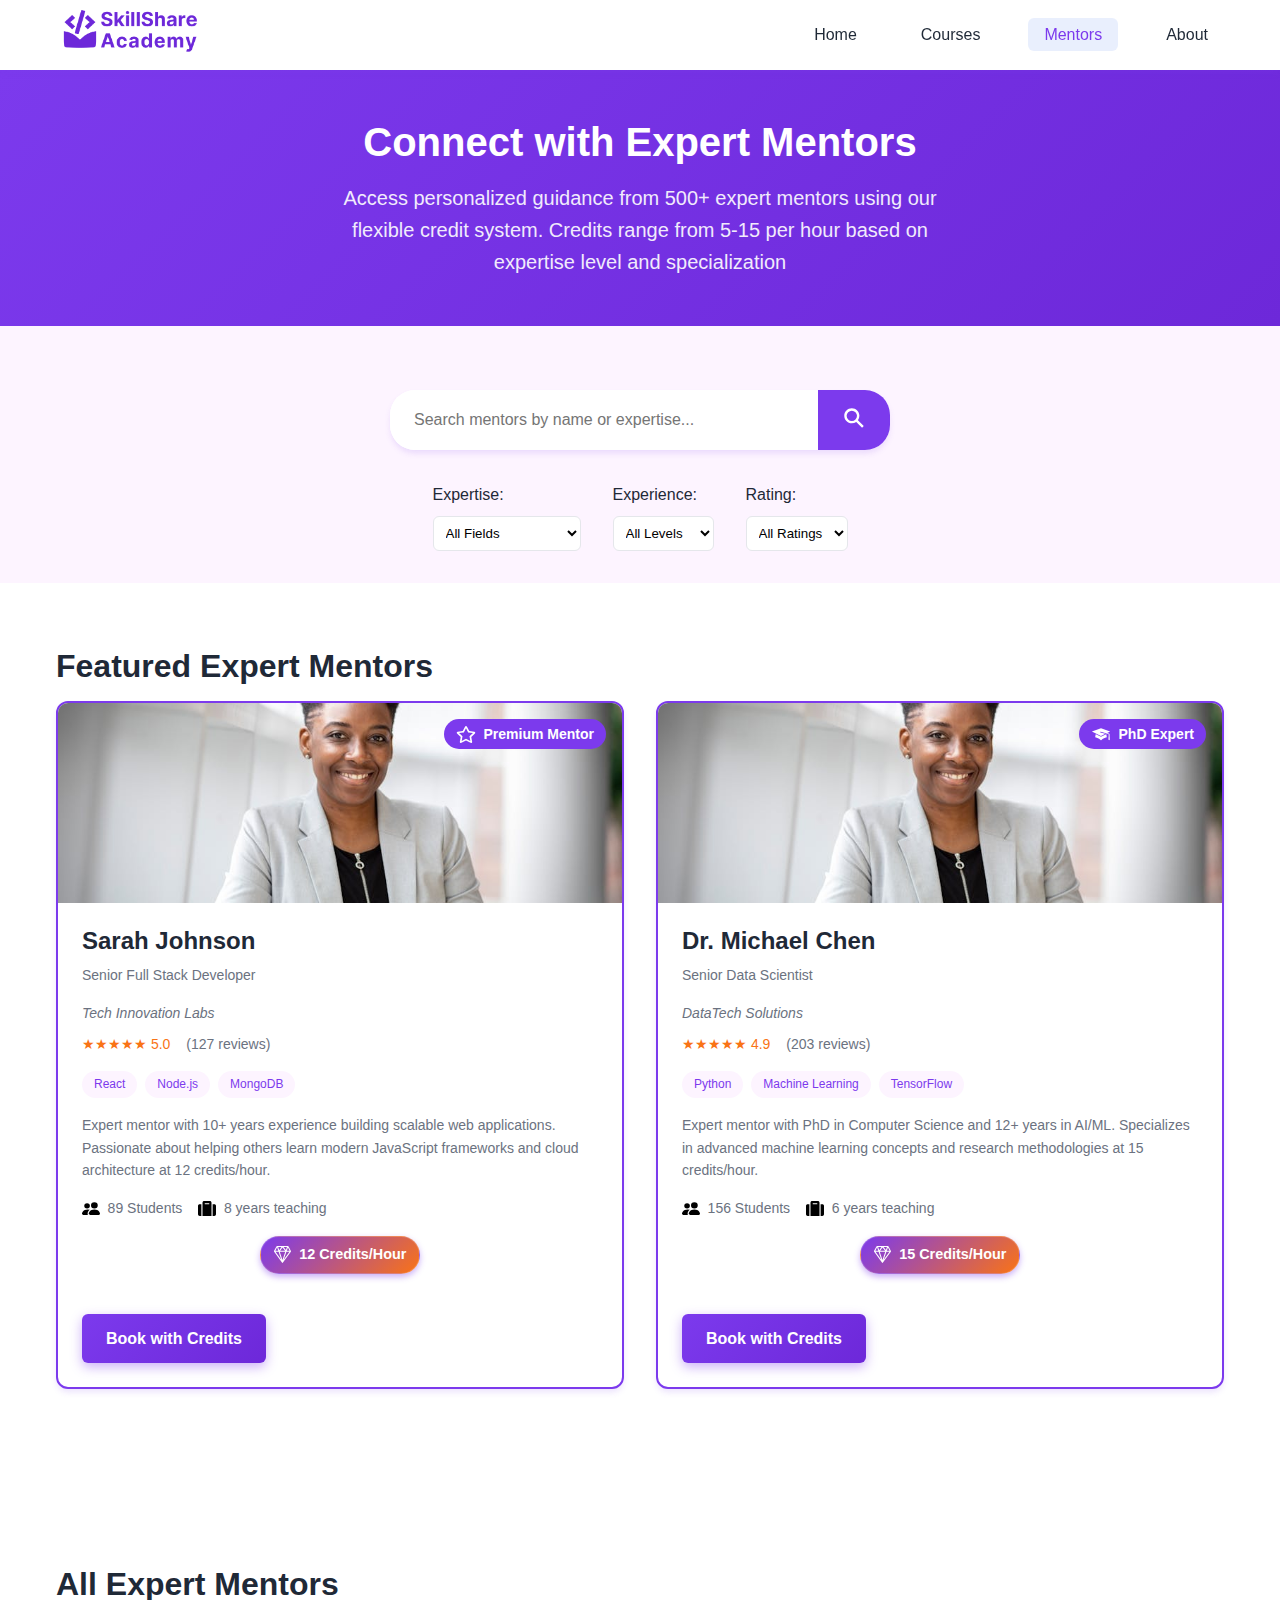
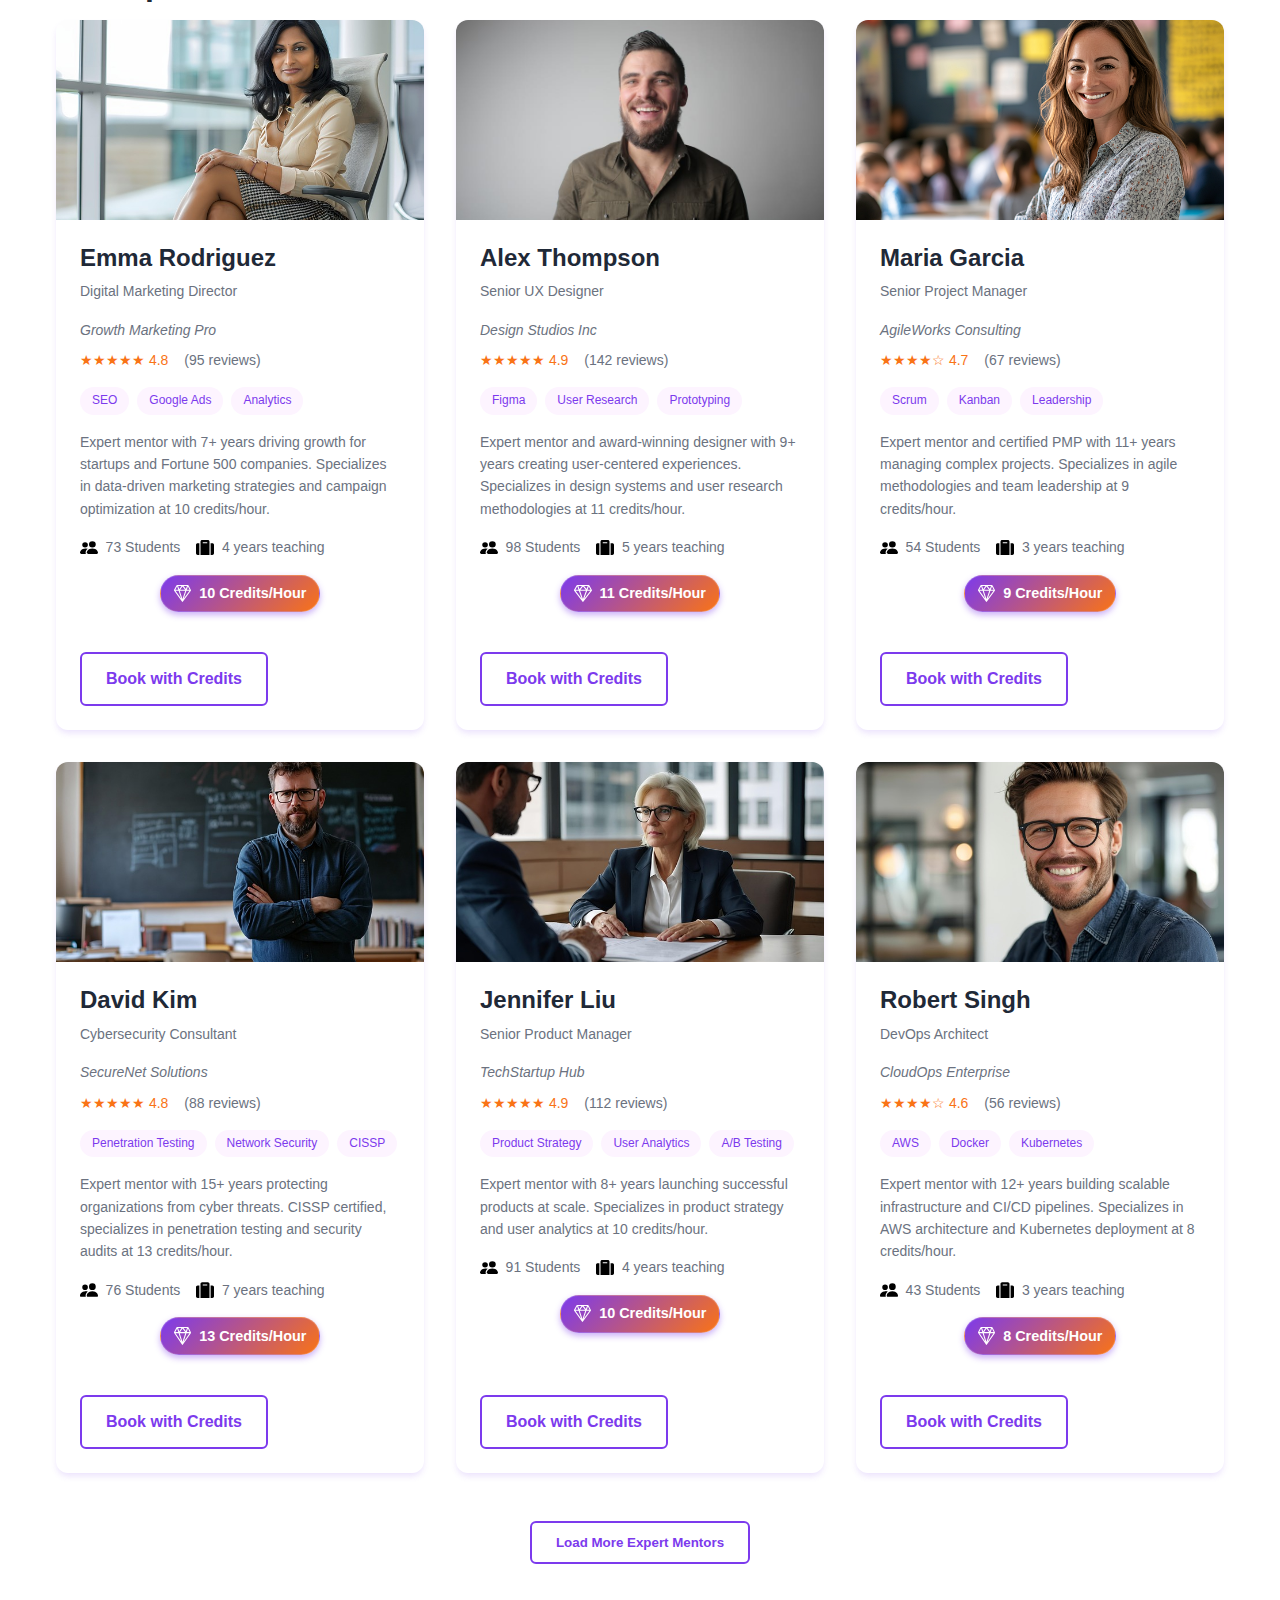
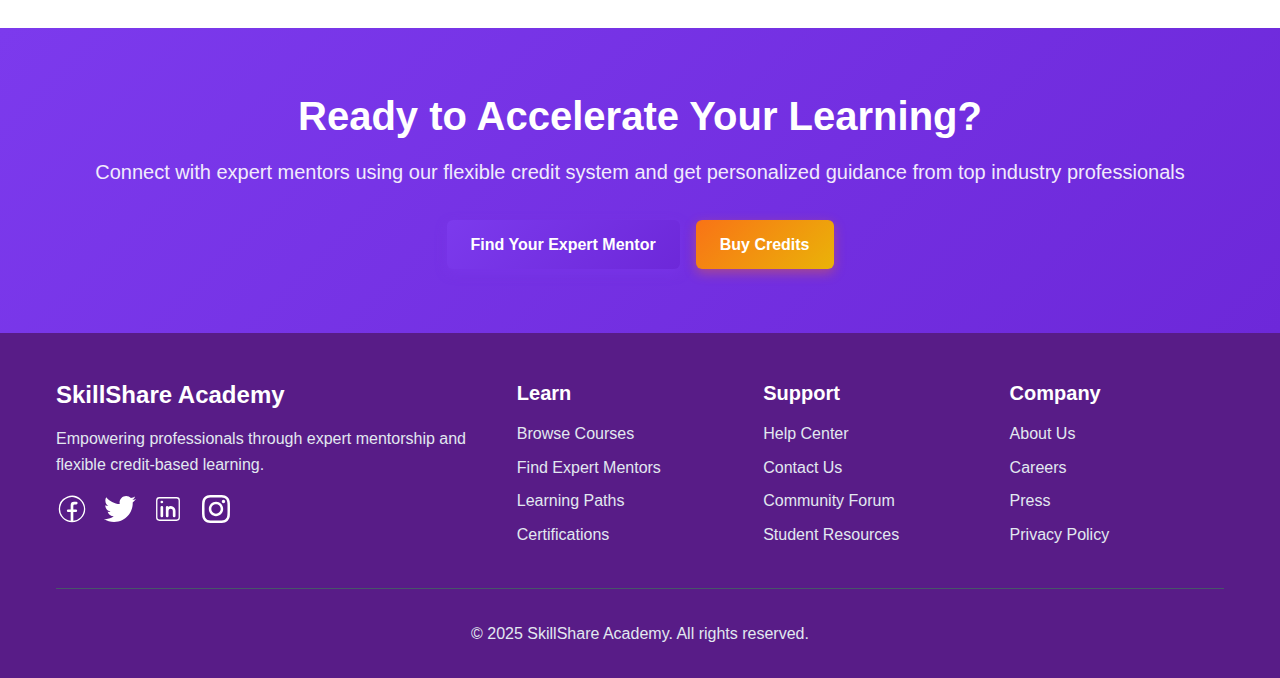
<file: mentors.html>
<!DOCTYPE html>
<html lang="en">

<head>
    <meta charset="UTF-8">
    <meta name="viewport" content="width=device-width, initial-scale=1.0">
    <meta name="description"
        content="Connect with expert mentors offering credit-based guidance in Web Development, Data Science, Marketing, and more at SkillShare Academy's community learning platform">
    <title>Expert Mentors - SkillShare Academy</title>
    <link rel="stylesheet" href="css/styles.css">
</head>

<body>
    <header>
        <nav class="navbar">
            <div class="nav-container">
                <div class="logo">
                    <!-- <h1>SkillShare Academy</h1> -->
                    <img src="assets/logos/skillshare-academy-logo-vertical-purple.png" alt="SkillShare Academy Logo"
                        class="logo-image" />
                </div>
                <ul class="nav-menu">
                    <li><a href="index.html" class="nav-link">Home</a></li>
                    <li><a href="courses.html" class="nav-link">Courses</a></li>
                    <li><a href="mentors.html" class="nav-link active">Mentors</a></li>
                    <li><a href="about.html" class="nav-link">About</a></li>
                </ul>
                <div class="hamburger">
                    <span class="bar"></span>
                    <span class="bar"></span>
                    <span class="bar"></span>
                </div>
            </div>
        </nav>
    </header>

    <main>
        <section class="page-hero">
            <div class="container">
                <h1>Connect with Expert Mentors</h1>
                <p>Access personalized guidance from 500+ expert mentors using our flexible credit system. Credits range
                    from 5-15 per hour based on expertise level and specialization</p>
            </div>
        </section>

        <section class="mentor-filters">
            <div class="container">
                <div class="search-bar">
                    <input type="search" placeholder="Search mentors by name or expertise..."
                        aria-label="Search mentors">
                    <button type="submit" aria-label="Search" class="search-button">
                        <img src="assets/icons/search.svg" alt="">
                    </button>
                </div>
                <div class="filter-controls">
                    <div class="filter-group">
                        <label for="expertise-filter">Expertise:</label>
                        <select id="expertise-filter">
                            <option value="all">All Fields</option>
                            <option value="web-development">Web Development</option>
                            <option value="data-science">Data Science</option>
                            <option value="marketing">Digital Marketing</option>
                            <option value="design">UI/UX Design</option>
                            <option value="business">Business</option>
                        </select>
                    </div>
                    <div class="filter-group">
                        <label for="experience-filter">Experience:</label>
                        <select id="experience-filter">
                            <option value="all">All Levels</option>
                            <option value="junior">3-5 years</option>
                            <option value="mid">5-10 years</option>
                            <option value="senior">10+ years</option>
                        </select>
                    </div>
                    <div class="filter-group">
                        <label for="rating-filter">Rating:</label>
                        <select id="rating-filter">
                            <option value="all">All Ratings</option>
                            <option value="5">5 Stars</option>
                            <option value="4">4+ Stars</option>
                            <option value="3">3+ Stars</option>
                        </select>
                    </div>
                </div>
            </div>
        </section>

        <section class="featured-mentors">
            <div class="container">
                <h2>Featured Expert Mentors</h2>
                <div class="mentors-grid">
                    <article class="mentor-card featured">
                        <div class="mentor-badge">
                            <img src="assets/icons/star.svg" alt=""> Premium Mentor
                        </div>
                        <img src="assets/images/mentor-sarah.jpg" alt="Sarah Johnson - Full Stack Developer">
                        <div class="mentor-info">
                            <h3>Sarah Johnson</h3>
                            <p class="mentor-title">Senior Full Stack Developer</p>
                            <p class="mentor-company">Tech Innovation Labs</p>
                            <div class="mentor-rating">
                                <span class="rating">★★★★★ 5.0</span>
                                <span class="reviews">(127 reviews)</span>
                            </div>
                            <div class="mentor-expertise">
                                <span class="skill-tag">React</span>
                                <span class="skill-tag">Node.js</span>
                                <span class="skill-tag">MongoDB</span>
                            </div>
                            <p class="mentor-description">Expert mentor with 10+ years experience building scalable web
                                applications. Passionate about helping others learn modern JavaScript frameworks and
                                cloud architecture at 12 credits/hour.</p>
                            <div class="mentor-stats">
                                <span>
                                    <img src="assets/icons/students.svg" alt="">
                                    89 Students
                                </span>
                                <span>
                                    <img src="assets/icons/bag.svg" alt="">
                                    8 years teaching
                                </span>
                            </div>
                            <div class="mentor-availability">
                                <span class="credit-rate">
                                    <img src="assets/icons/diamond.svg" alt="">
                                    12 Credits/Hour</span>
                            </div>
                            <div class="mentor-button-wrapper">
                                <a href="#" class="btn btn-primary">Book with Credits</a>
                            </div>
                        </div>
                    </article>

                    <article class="mentor-card featured">
                        <div class="mentor-badge">
                            <img src="assets/icons/graduate-hat_white.svg" alt="">
                            PhD Expert
                        </div>
                        <img src="assets/images/mentor-michael.jpg" alt="Dr. Michael Chen - Data Scientist">
                        <div class="mentor-info">
                            <h3>Dr. Michael Chen</h3>
                            <p class="mentor-title">Senior Data Scientist</p>
                            <p class="mentor-company">DataTech Solutions</p>
                            <div class="mentor-rating">
                                <span class="rating">★★★★★ 4.9</span>
                                <span class="reviews">(203 reviews)</span>
                            </div>
                            <div class="mentor-expertise">
                                <span class="skill-tag">Python</span>
                                <span class="skill-tag">Machine Learning</span>
                                <span class="skill-tag">TensorFlow</span>
                            </div>
                            <p class="mentor-description">Expert mentor with PhD in Computer Science and 12+ years in
                                AI/ML. Specializes in advanced machine learning concepts and research methodologies at
                                15 credits/hour.</p>
                            <div class="mentor-stats">
                                <span>
                                    <img src="assets/icons/students.svg" alt="">
                                    156 Students</span>
                                <span>
                                    <img src="assets/icons/bag.svg" alt="">
                                    6 years teaching</span>
                            </div>
                            <div class="mentor-availability">
                                <span class="credit-rate">
                                    <img src="assets/icons/diamond.svg" alt="">
                                    15 Credits/Hour</span>
                            </div>
                            <div class="mentor-button-wrapper">
                                <a href="#" class="btn btn-primary">Book with Credits</a>
                            </div>
                        </div>
                    </article>
                </div>
            </div>
        </section>

        <section class="mentors-directory">
            <div class="container">
                <h2>All Expert Mentors</h2>
                <div class="mentors-grid">
                    <article class="mentor-card">
                        <img src="assets/images/mentor-emma.jpg" alt="Emma Rodriguez - Digital Marketing Expert">
                        <div class="mentor-info">
                            <h3>Emma Rodriguez</h3>
                            <p class="mentor-title">Digital Marketing Director</p>
                            <p class="mentor-company">Growth Marketing Pro</p>
                            <div class="mentor-rating">
                                <span class="rating">★★★★★ 4.8</span>
                                <span class="reviews">(95 reviews)</span>
                            </div>
                            <div class="mentor-expertise">
                                <span class="skill-tag">SEO</span>
                                <span class="skill-tag">Google Ads</span>
                                <span class="skill-tag">Analytics</span>
                            </div>
                            <p class="mentor-description">Expert mentor with 7+ years driving growth for startups and
                                Fortune 500 companies. Specializes in data-driven marketing strategies and campaign
                                optimization at 10 credits/hour.</p>
                            <div class="mentor-stats">
                                <span><img src="assets/icons/students.svg" alt=""> 73 Students</span>
                                <span><img src="assets/icons/bag.svg" alt=""> 4 years teaching</span>
                            </div>
                            <div class="mentor-availability">
                                <span class="credit-rate">
                                    <img src="assets/icons/diamond.svg" alt="">
                                    10 Credits/Hour</span>
                            </div>
                            <div class="mentor-button-wrapper">
                                <a href="#" class="btn btn-outline">Book with Credits</a>
                            </div>
                        </div>
                    </article>

                    <article class="mentor-card">
                        <img src="assets/images/mentor-alex.jpg" alt="Alex Thompson - UX Designer">
                        <div class="mentor-info">
                            <h3>Alex Thompson</h3>
                            <p class="mentor-title">Senior UX Designer</p>
                            <p class="mentor-company">Design Studios Inc</p>
                            <div class="mentor-rating">
                                <span class="rating">★★★★★ 4.9</span>
                                <span class="reviews">(142 reviews)</span>
                            </div>
                            <div class="mentor-expertise">
                                <span class="skill-tag">Figma</span>
                                <span class="skill-tag">User Research</span>
                                <span class="skill-tag">Prototyping</span>
                            </div>
                            <p class="mentor-description">Expert mentor and award-winning designer with 9+ years
                                creating user-centered experiences. Specializes in design systems and user research
                                methodologies at 11 credits/hour.</p>
                            <div class="mentor-stats">
                                <span><img src="assets/icons/students.svg" alt=""> 98 Students</span>
                                <span><img src="assets/icons/bag.svg" alt=""> 5 years teaching</span>
                            </div>
                            <div class="mentor-availability">
                                <span class="credit-rate">
                                    <img src="assets/icons/diamond.svg" alt="">
                                    11 Credits/Hour</span>
                            </div>
                            <div class="mentor-button-wrapper">
                                <a href="#" class="btn btn-outline">Book with Credits</a>
                            </div>
                        </div>
                    </article>

                    <article class="mentor-card">
                        <img src="assets/images/mentor-maria.jpg" alt="Maria Garcia - Project Manager">
                        <div class="mentor-info">
                            <h3>Maria Garcia</h3>
                            <p class="mentor-title">Senior Project Manager</p>
                            <p class="mentor-company">AgileWorks Consulting</p>
                            <div class="mentor-rating">
                                <span class="rating">★★★★☆ 4.7</span>
                                <span class="reviews">(67 reviews)</span>
                            </div>
                            <div class="mentor-expertise">
                                <span class="skill-tag">Scrum</span>
                                <span class="skill-tag">Kanban</span>
                                <span class="skill-tag">Leadership</span>
                            </div>
                            <p class="mentor-description">Expert mentor and certified PMP with 11+ years managing
                                complex projects. Specializes in agile methodologies and team leadership at 9
                                credits/hour.</p>
                            <div class="mentor-stats">
                                <span><img src="assets/icons/students.svg" alt=""> 54 Students</span>
                                <span><img src="assets/icons/bag.svg" alt=""> 3 years teaching</span>
                            </div>
                            <div class="mentor-availability">
                                <span class="credit-rate">
                                    <img src="assets/icons/diamond.svg" alt="">
                                    9 Credits/Hour</span>
                            </div>
                            <div class="mentor-button-wrapper">
                                <a href="#" class="btn btn-outline">Book with Credits</a>
                            </div>
                        </div>
                    </article>

                    <article class="mentor-card">
                        <img src="assets/images/mentor-david.jpg" alt="David Kim - Cybersecurity Expert">
                        <div class="mentor-info">
                            <h3>David Kim</h3>
                            <p class="mentor-title">Cybersecurity Consultant</p>
                            <p class="mentor-company">SecureNet Solutions</p>
                            <div class="mentor-rating">
                                <span class="rating">★★★★★ 4.8</span>
                                <span class="reviews">(88 reviews)</span>
                            </div>
                            <div class="mentor-expertise">
                                <span class="skill-tag">Penetration Testing</span>
                                <span class="skill-tag">Network Security</span>
                                <span class="skill-tag">CISSP</span>
                            </div>
                            <p class="mentor-description">Expert mentor with 15+ years protecting organizations from
                                cyber threats. CISSP certified, specializes in penetration testing and security audits
                                at 13 credits/hour.</p>
                            <div class="mentor-stats">
                                <span><img src="assets/icons/students.svg" alt=""> 76 Students</span>
                                <span><img src="assets/icons/bag.svg" alt=""> 7 years teaching</span>
                            </div>
                            <div class="mentor-availability">
                                <span class="credit-rate">
                                    <img src="assets/icons/diamond.svg" alt="">
                                    13 Credits/Hour</span>
                            </div>
                            <div class="mentor-button-wrapper">
                                <a href="#" class="btn btn-outline">Book with Credits</a>
                            </div>
                        </div>
                    </article>

                    <article class="mentor-card">
                        <img src="assets/images/mentor-jennifer.jpg" alt="Jennifer Liu - Product Manager">
                        <div class="mentor-info">
                            <h3>Jennifer Liu</h3>
                            <p class="mentor-title">Senior Product Manager</p>
                            <p class="mentor-company">TechStartup Hub</p>
                            <div class="mentor-rating">
                                <span class="rating">★★★★★ 4.9</span>
                                <span class="reviews">(112 reviews)</span>
                            </div>
                            <div class="mentor-expertise">
                                <span class="skill-tag">Product Strategy</span>
                                <span class="skill-tag">User Analytics</span>
                                <span class="skill-tag">A/B Testing</span>
                            </div>
                            <p class="mentor-description">Expert mentor with 8+ years launching successful products at
                                scale. Specializes in product strategy and user analytics at 10 credits/hour.</p>
                            <div class="mentor-stats">
                                <span><img src="assets/icons/students.svg" alt=""> 91 Students</span>
                                <span><img src="assets/icons/bag.svg" alt=""> 4 years teaching</span>
                            </div>
                            <div class="mentor-availability">
                                <span class="credit-rate">
                                    <img src="assets/icons/diamond.svg" alt="">
                                    10 Credits/Hour</span>
                            </div>
                            <div class="mentor-button-wrapper">
                                <a href="#" class="btn btn-outline">Book with Credits</a>
                            </div>
                        </div>
                    </article>

                    <article class="mentor-card">
                        <img src="assets/images/mentor-robert.jpg" alt="Robert Singh - DevOps Engineer">
                        <div class="mentor-info">
                            <h3>Robert Singh</h3>
                            <p class="mentor-title">DevOps Architect</p>
                            <p class="mentor-company">CloudOps Enterprise</p>
                            <div class="mentor-rating">
                                <span class="rating">★★★★☆ 4.6</span>
                                <span class="reviews">(56 reviews)</span>
                            </div>
                            <div class="mentor-expertise">
                                <span class="skill-tag">AWS</span>
                                <span class="skill-tag">Docker</span>
                                <span class="skill-tag">Kubernetes</span>
                            </div>
                            <p class="mentor-description">Expert mentor with 12+ years building scalable infrastructure
                                and CI/CD pipelines. Specializes in AWS architecture and Kubernetes deployment at 8
                                credits/hour.</p>
                            <div class="mentor-stats">
                                <span><img src="assets/icons/students.svg" alt=""> 43 Students</span>
                                <span><img src="assets/icons/bag.svg" alt=""> 3 years teaching</span>
                            </div>
                            <div class="mentor-availability">
                                <span class="credit-rate">
                                    <img src="assets/icons/diamond.svg" alt="">
                                    8 Credits/Hour</span>
                            </div>
                            <div class="mentor-button-wrapper">
                                <a href="#" class="btn btn-outline">Book with Credits</a>
                            </div>
                        </div>
                    </article>
                </div>

                <div class="load-more">
                    <button class="btn btn-outline">Load More Expert Mentors</button>
                </div>
            </div>
        </section>

        <section class="mentor-cta">
            <div class="container">
                <div class="cta-content">
                    <h2>Ready to Accelerate Your Learning?</h2>
                    <p>Connect with expert mentors using our flexible credit system and get personalized guidance from
                        top industry professionals</p>
                    <div class="cta-buttons">
                        <a href="#" class="btn btn-primary">Find Your Expert Mentor</a>
                        <a href="#" class="btn btn-secondary">Buy Credits</a>
                    </div>
                </div>
            </div>
        </section>
    </main>

    <footer>
        <div class="footer-container">
            <div class="footer-content">
                <div class="footer-section">
                    <h3>SkillShare Academy</h3>
                    <p>Empowering professionals through expert mentorship and flexible credit-based learning.</p>
                    <div class="social-links">
                        <a href="#" aria-label="Facebook">
                            <img src="assets/icons/facebook.svg" alt="Facebook">
                        </a>
                        <a href="#" aria-label="Twitter">
                            <img src="assets/icons/twitter_white.svg" alt="Twitter">
                        </a>
                        <a href="#" aria-label="LinkedIn">
                            <img src="assets/icons/linkedin_white.svg" alt="LinkedIn">
                        </a>
                        <a href="#" aria-label="Instagram">
                            <img src="assets/icons/instagram.svg" alt="Instagram">
                        </a>
                    </div>
                </div>
                <div class="footer-section">
                    <h4>Learn</h4>
                    <ul>
                        <li><a href="courses.html">Browse Courses</a></li>
                        <li><a href="mentors.html">Find Expert Mentors</a></li>
                        <li><a href="#">Learning Paths</a></li>
                        <li><a href="#">Certifications</a></li>
                    </ul>
                </div>
                <div class="footer-section">
                    <h4>Support</h4>
                    <ul>
                        <li><a href="#">Help Center</a></li>
                        <li><a href="#">Contact Us</a></li>
                        <li><a href="#">Community Forum</a></li>
                        <li><a href="#">Student Resources</a></li>
                    </ul>
                </div>
                <div class="footer-section">
                    <h4>Company</h4>
                    <ul>
                        <li><a href="about.html">About Us</a></li>
                        <li><a href="#">Careers</a></li>
                        <li><a href="#">Press</a></li>
                        <li><a href="#">Privacy Policy</a></li>
                    </ul>
                </div>
            </div>
            <div class="footer-bottom">
                <p>&copy; 2025 SkillShare Academy. All rights reserved.</p>
            </div>
        </div>
    </footer>
</body>

</html>
</file>
<file: css/styles.css>
/* Reset and base styles */
* {
    margin: 0;
    padding: 0;
    box-sizing: border-box;
}

html {
    font-size: 16px;
    scroll-behavior: smooth;
}

body {
    font-family: 'Segoe UI', Tahoma, Geneva, Verdana, sans-serif;
    line-height: 1.6;
    color: var(--text-primary);
    background-color: #ffffff;
}

img {
    max-width: 100%;
    height: auto;
    display: block;
}

/* Typography */
h1, h2, h3, h4, h5, h6 {
    font-weight: 600;
    line-height: 1.2;
    margin-bottom: 0.5em;
}

h1 { font-size: 2.5rem; }
h2 { font-size: 2rem; }
h3 { font-size: 1.5rem; }
h4 { font-size: 1.25rem; }

p {
    margin-bottom: 1rem;
}

a {
    text-decoration: none;
    color: inherit;
}

ul {
    list-style: none;
}

/* Container */
.container {
    max-width: 1200px;
    margin: 0 auto;
    padding: 0 1rem;
}

/* Color Variables - Vibrant but Harmonious Scheme */
:root {
    --primary-color: #7c3aed;        /* Vibrant Purple */
    --primary-dark: #6d28d9;         /* Darker Purple */
    --secondary-color: #f97316;      /* Vibrant Orange */
    --accent-color: #06b6d4;         /* Bright Cyan */
    --success-color: #10b981;        /* Emerald Green */
    --warning-color: #eab308;        /* Golden Yellow */
    --text-primary: #1f2937;         /* Dark Gray */
    --text-secondary: #6b7280;       /* Medium Gray */
    --bg-light: #fdf4ff;             /* Light Purple Tint */
    --bg-dark: #581c87;              /* Dark Purple */
    --border-color: #e5e7eb;         /* Light Gray */
    --shadow: 0 4px 6px -1px rgba(124, 58, 237, 0.15);
    --shadow-lg: 0 10px 15px -3px rgba(124, 58, 237, 0.2);
}

/* Navigation */
.navbar {
    background: rgba(255, 255, 255, 0.95);
    backdrop-filter: blur(10px);
    box-shadow: var(--shadow);
    position: fixed;
    top: 0;
    left: 0;
    right: 0;
    z-index: 1000;
}

.nav-container {
    max-width: 1200px;
    margin: 0 auto;
    padding: 0 1rem;
    display: flex;
    justify-content: space-between;
    align-items: center;
    height: 70px;
}

.logo h1 {
    color: var(--primary-color);
    font-size: 1.5rem;
    margin: 0;
}

.nav-menu {
    display: flex;
    gap: 2rem;
}

.nav-link {
    color: var(--text-primary);
    font-weight: 500;
    padding: 0.5rem 1rem;
    border-radius: 6px;
    transition: all 0.3s ease;
}

.nav-link:hover,
.nav-link.active {
    color: var(--primary-color);
    background-color: rgba(37, 99, 235, 0.1);
}

.hamburger {
    display: none;
    flex-direction: column;
    cursor: pointer;
}

.bar {
    width: 25px;
    height: 3px;
    background-color: var(--text-primary);
    margin: 3px 0;
    transition: 0.3s;
}

/* Buttons */
.btn {
    display: inline-block;
    padding: 0.75rem 1.5rem;
    border-radius: 6px;
    font-weight: 600;
    text-align: center;
    cursor: pointer;
    transition: all 0.3s ease;
    border: none;
    text-decoration: none;
}

.btn-primary {
    background-color: var(--primary-color);
    color: white;
}

.btn-primary:hover {
    background-color: var(--primary-dark);
    transform: translateY(-1px);
}

.btn-secondary {
    background-color: var(--secondary-color);
    color: white;
}

.btn-secondary:hover {
    background-color: var(--secondary-color);
    transform: translateY(-1px);
}

.btn-outline {
    background-color: transparent;
    border: 2px solid var(--primary-color);
    color: var(--primary-color);
}

.btn-outline:hover {
    background-color: var(--primary-color);
    color: white;
}

/* Main content */
main {
    margin-top: 70px;
}

/* Hero Section */
.hero {
    background: linear-gradient(135deg, #667eea 0%, #764ba2 100%);
    color: white;
    padding: 4rem 0;
    min-height: 500px;
    display: flex;
    align-items: center;
}

.hero-container {
    max-width: 1200px;
    margin: 0 auto;
    padding: 0 1rem;
    display: grid;
    grid-template-columns: 1fr 1fr;
    gap: 3rem;
    align-items: center;
}

.hero-content h1 {
    font-size: 3rem;
    margin-bottom: 1rem;
    line-height: 1.1;
}

.hero-content p {
    font-size: 1.25rem;
    margin-bottom: 2rem;
    opacity: 0.9;
}

.hero-buttons {
    display: flex;
    gap: 1rem;
    flex-wrap: wrap;
}

.hero-image img {
    border-radius: 12px;
    box-shadow: var(--shadow-lg);
}

/* Page Hero (for other pages) */
.page-hero {
    background: linear-gradient(135deg, var(--primary-color) 0%, var(--primary-dark) 100%);
    color: white;
    padding: 3rem 0;
    text-align: center;
}

.page-hero h1 {
    font-size: 2.5rem;
    margin-bottom: 1rem;
}

.page-hero p {
    font-size: 1.25rem;
    opacity: 0.9;
    max-width: 600px;
    margin: 0 auto;
}

/* Stats Section */
.stats {
    padding: 4rem 0;
    background-color: var(--bg-light);
    text-align: center;
}

.stats h2 {
    margin-bottom: 2rem;
    color: var(--text-primary);
}

.stats-grid {
    display: grid;
    grid-template-columns: repeat(auto-fit, minmax(200px, 1fr));
    gap: 2rem;
    margin-top: 2rem;
}

.stat-item {
    background: white;
    padding: 2rem;
    border-radius: 12px;
    box-shadow: var(--shadow);
}

.stat-item h3 {
    font-size: 2.5rem;
    color: var(--primary-color);
    margin-bottom: 0.5rem;
}

.stat-item p {
    color: var(--text-secondary);
    font-weight: 500;
    margin: 0;
}

/* Course/Mentor Cards */
.featured-courses,
.courses-catalog,
.featured-mentors,
.mentors-directory,
.featured-section {
    padding: 4rem 0;
}

.section-subtitle {
    text-align: center;
    color: var(--text-secondary);
    margin-bottom: 3rem;
    font-size: 1.125rem;
}

.courses-grid,
.mentors-grid {
    display: grid;
    grid-template-columns: repeat(auto-fit, minmax(300px, 1fr));
    gap: 2rem;
    margin-bottom: 3rem;
}

.course-card,
.mentor-card {
    background: white;
    border-radius: 12px;
    overflow: hidden;
    box-shadow: var(--shadow);
    transition: transform 0.3s ease, box-shadow 0.3s ease;
    position: relative;
    display: flex;
    flex-direction: column;
    height: 100%;
}

.course-card:hover,
.mentor-card:hover {
    transform: translateY(-4px);
    box-shadow: var(--shadow-lg);
}

.course-card.featured,
.mentor-card.featured {
    border: 2px solid var(--primary-color);
}

.course-card img,
.mentor-card img {
    width: 100%;
    height: 200px;
    object-fit: cover;
    object-position: center;
}

.course-badge,
.mentor-badge {
    position: absolute;
    top: 1rem;
    right: 1rem;
    background: var(--primary-color);
    color: white;
    padding: 0.25rem 0.75rem;
    border-radius: 20px;
    font-size: 0.875rem;
    font-weight: 600;
    z-index: 10;
    display: inline-flex;
    align-items: center;
    gap: 0.5rem;
}

.mentor-badge img{
    display: inline-block;
    height: fit-content;
    width: 1.2rem;
}

.course-info,
.mentor-info {
    padding: 1.5rem;
    display: flex;
    flex-direction: column;
    height: 100%;
}

.mentor-button-wrapper {
    margin-top: auto;
    padding-top: 1.5rem;
}

.search-button img{
    display: inline-block;
    height: fit-content;
    width: 1.5rem;
}
.course-info h3,
.mentor-info h3 {
    color: var(--text-primary);
    margin-bottom: 0.5rem;
}

.instructor,
.mentor-title {
    color: var(--text-secondary);
    font-size: 0.875rem;
    margin-bottom: 1rem;
}

.mentor-company {
    color: var(--text-secondary);
    font-size: 0.875rem;
    font-style: italic;
    margin-bottom: 0.5rem;
}

.course-meta,
.mentor-rating {
    display: flex;
    gap: 1rem;
    margin-bottom: 1rem;
    flex-wrap: wrap;
}

.rating,
.duration,
.level {
    font-size: 0.875rem;
    color: var(--text-secondary);
}

.rating {
    color: var(--secondary-color);
}

.reviews {
    color: var(--text-secondary);
    font-size: 0.875rem;
}

.course-description,
.mentor-description {
    color: var(--text-secondary);
    font-size: 0.875rem;
    margin-bottom: 1rem;
}

.mentor-expertise {
    display: flex;
    gap: 0.5rem;
    flex-wrap: wrap;
    margin-bottom: 1rem;
}

.skill-tag {
    background: var(--bg-light);
    color: var(--primary-color);
    padding: 0.25rem 0.75rem;
    border-radius: 20px;
    font-size: 0.75rem;
    font-weight: 500;
}

.mentor-stats {
    display: flex;
    gap: 1rem;
    margin-bottom: 1rem;
    font-size: 0.875rem;
    color: var(--text-secondary);
}



.price,
.mentor-pricing {
    color: var(--primary-color);
    font-weight: 700;
    font-size: 1.25rem;
    margin-bottom: 1rem;
}

.original-price {
    text-decoration: line-through;
    color: var(--text-secondary);
    font-weight: 400;
    font-size: 1rem;
}

/* Filters */
.course-filters,
.mentor-filters {
    background-color: var(--bg-light);
    padding: 2rem 0;
}

.search-bar {
    display: flex;
    max-width: 500px;
    margin: 2rem auto 2rem;
    background: white;
    border-radius: 25px;
    overflow: hidden;
    box-shadow: var(--shadow);
}

.search-bar input {
    flex: 1;
    padding: 1rem 1.5rem;
    border: none;
    outline: none;
    font-size: 1rem;
}

.search-bar button {
    background: var(--primary-color);
    color: white;
    border: none;
    padding: 1rem 1.5rem;
    cursor: pointer;
    font-size: 1rem;
}

.filter-tabs {
    display: flex;
    justify-content: center;
    gap: 1rem;
    flex-wrap: wrap;
}

.filter-btn {
    background: white;
    border: 2px solid var(--border-color);
    padding: 0.75rem 1.5rem;
    border-radius: 25px;
    cursor: pointer;
    transition: all 0.3s ease;
    font-weight: 500;
}

.filter-btn:hover,
.filter-btn.active {
    background: var(--primary-color);
    color: white;
    border-color: var(--primary-color);
}

.filter-controls {
    display: flex;
    justify-content: center;
    gap: 2rem;
    flex-wrap: wrap;
}

.filter-group {
    display: flex;
    flex-direction: column;
    gap: 0.5rem;
}

.filter-group label {
    font-weight: 500;
    color: var(--text-primary);
}

.filter-group select {
    padding: 0.5rem;
    border: 1px solid var(--border-color);
    border-radius: 6px;
    background: white;
}

/* Categories */
.course-categories {
    background-color: var(--bg-light);
    padding: 4rem 0;
}

.categories-grid {
    display: grid;
    grid-template-columns: repeat(auto-fit, minmax(250px, 1fr));
    gap: 2rem;
}

.category-card {
    background: white;
    padding: 2rem;
    border-radius: 12px;
    text-align: center;
    box-shadow: var(--shadow);
    transition: transform 0.3s ease;
}

.category-card:hover {
    transform: translateY(-4px);
}

.category-icon {
    font-size: 3rem;
    margin-bottom: 1rem;
}

.category-link {
    color: var(--primary-color);
    font-weight: 500;
    margin-top: 1rem;
    display: inline-block;
}

/* Testimonials */
.testimonials {
    background-color: var(--bg-light);
    padding: 4rem 0;
    text-align: center;
}

.testimonials-grid {
    display: grid;
    grid-template-columns: repeat(auto-fit, minmax(300px, 1fr));
    gap: 2rem;
    margin-top: 3rem;
}

.testimonial {
    background: white;
    padding: 2rem;
    border-radius: 12px;
    box-shadow: var(--shadow);
    border-left: 4px solid var(--primary-color);
    position: relative;
    transition: transform 0.2s ease, box-shadow 0.2s ease;
}

.testimonial:hover {
    transform: translateY(-2px);
    box-shadow: var(--shadow-lg);
}

.testimonial p {
    font-style: italic;
    margin-bottom: 1.5rem;
    color: var(--text-secondary);
    font-size: 1rem;
    line-height: 1.6;
}

.testimonial footer {
    text-align: left;
    border-top: 1px solid #f3f4f6;
    padding-top: 1rem;
}

.testimonial cite {
    font-weight: 600;
    color: var(--text-primary);
    font-style: normal;
    font-size: 1rem;
}

.testimonial span {
    display: block;
    color: var(--text-secondary);
    font-size: 0.875rem;
    margin-top: 0.25rem;
    font-weight: 500;
}

/* CTA Sections */
.cta-section,
.mentor-cta {
    background: linear-gradient(135deg, var(--primary-color) 0%, var(--primary-dark) 100%);
    color: white;
    padding: 4rem 0;
    text-align: center;
}

.cta-content h2 {
    font-size: 2.5rem;
    margin-bottom: 1rem;
}

.cta-content p {
    font-size: 1.25rem;
    margin-bottom: 2rem;
    opacity: 0.9;
}

.cta-buttons {
    display: flex;
    gap: 1rem;
    justify-content: center;
    flex-wrap: wrap;
}

/* About Page Specific Styles */
.mission-vision {
    padding: 4rem 0;
}

.mission-content {
    display: grid;
    grid-template-columns: 1fr 1fr;
    gap: 3rem;
    align-items: center;
}

.mission-text h2,
.mission-text h3 {
    color: var(--text-primary);
    margin-bottom: 1rem;
}

.mission-text p {
    color: var(--text-secondary);
    margin-bottom: 2rem;
}

.platform-benefits {
    padding: 4rem 0;
}

.benefits-grid {
    display: grid;
    grid-template-columns: repeat(auto-fit, minmax(300px, 1fr));
    gap: 2rem;
}

.benefit-card {
    background: white;
    padding: 2rem;
    border-radius: 12px;
    box-shadow: var(--shadow);
    text-align: center;
}

.benefit-icon {  
    font-size: 3rem;  
    margin-bottom: 1rem;
}
.benefit-icon img{
    width: 50px;
    display: block;
    margin-inline: auto;
}

.benefit-card h3 {
    color: var(--text-primary);
    margin-bottom: 1rem;
}

.benefit-card p {
    color: var(--text-secondary);
}

.company-stats {
    background-color: var(--bg-light);
    padding: 4rem 0;
    text-align: center;
}

.stats-showcase {
    display: grid;
    grid-template-columns: 1fr 2fr;
    gap: 3rem;
    align-items: center;
}

.stat-large h3 {
    font-size: 4rem;
    color: var(--primary-color);
    margin-bottom: 0.5rem;
}

.stat-large p {
    font-size: 1.25rem;
    color: var(--text-secondary);
}

.team-section {
    background-color: var(--bg-light);
    padding: 4rem 0;
}

.team-grid {
    display: grid;
    grid-template-columns: repeat(auto-fit, minmax(250px, 1fr));
    gap: 2rem;
}

.team-member {
    background: white;
    border-radius: 12px;
    overflow: hidden;
    box-shadow: var(--shadow);
    text-align: center;
}

.team-member img {
    width: 100%;
    height: 250px;
    object-fit: cover;
}

.member-info {
    padding: 1.5rem;
}

.member-role {
    color: var(--primary-color);
    font-weight: 500;
    margin-bottom: 1rem;
}

.member-bio {
    color: var(--text-secondary);
    font-size: 0.875rem;
    margin-bottom: 1rem;
}

.member-social {
    display: flex;
    justify-content: center;
    gap: 1rem;
}

.member-social a {
    font-size: 1.25rem;
    padding: 0.5rem;
}
.member-social img{
    display: inline-block;
    height: fit-content;
    width: 1.5rem
}

.company-story {
    padding: 4rem 0;
}

.story-content {
    display: grid;
    grid-template-columns: 2fr 1fr;
    gap: 3rem;
}

.story-text h2,
.story-text h3 {
    color: var(--text-primary);
    margin-bottom: 1rem;
}

.story-text p {
    color: var(--text-secondary);
    margin-bottom: 1.5rem;
}

.awards-list {
    list-style: none;
    padding: 0;
}

.awards-list li {
    color: var(--text-secondary);
    margin-bottom: 0.5rem;
    padding-left: 0;
    display: flex;
    gap: 0.5rem;
    align-items: center;
}
.awards-list li img{
    width: 1.5rem;    
}

.story-timeline {
    background: var(--bg-light);
    padding: 2rem;
    border-radius: 12px;
}

.timeline-item {
    display: flex;
    gap: 1rem;
    margin-bottom: 2rem;
}

.timeline-year {
    background: var(--primary-color);
    color: white;
    padding: 0.5rem 1rem;
    border-radius: 20px;
    font-weight: 600;
    flex-shrink: 0;
}

.timeline-content h4 {
    color: var(--text-primary);
    margin-bottom: 0.5rem;
}

.timeline-content p {
    color: var(--text-secondary);
    font-size: 0.875rem;
    margin: 0;
}

.contact-section {
    background-color: var(--bg-light);
    padding: 4rem 0;
}

.contact-grid {
    display: grid;
    grid-template-columns: 1fr 1fr;
    gap: 3rem;
}

.contact-item {
    margin-bottom: 1.5rem;
}

.contact-item strong {
    color: var(--text-primary);
    display: flex;
    align-items: center;
    gap: 0.5rem;
}

.contact-item img{
    width: 1.5rem;

}

.contact-item p {
    color: var(--text-secondary);
    margin: 0;
}

.contact-form {
    background: white;
    padding: 2rem;
    border-radius: 12px;
    box-shadow: var(--shadow);
}

.form-group {
    margin-bottom: 1.5rem;
}

.form-group label {
    display: block;
    color: var(--text-primary);
    font-weight: 500;
    margin-bottom: 0.5rem;
}

.form-group input,
.form-group select,
.form-group textarea {
    width: 100%;
    padding: 0.75rem;
    border: 1px solid var(--border-color);
    border-radius: 6px;
    font-size: 1rem;
    transition: border-color 0.3s ease;
}

.form-group input:focus,
.form-group select:focus,
.form-group textarea:focus {
    outline: none;
    border-color: var(--primary-color);
}

/* Load More */
.load-more,
.section-cta {
    text-align: center;
    margin-top: 2rem;
}

/* Footer */
footer {
    background-color: var(--bg-dark);
    color: white;
    padding: 3rem 0 1rem;
}

.footer-container {
    max-width: 1200px;
    margin: 0 auto;
    padding: 0 1rem;
}

.footer-content {
    display: grid;
    grid-template-columns: 2fr 1fr 1fr 1fr;
    gap: 2rem;
    margin-bottom: 2rem;
}

.footer-section h3,
.footer-section h4 {
    margin-bottom: 1rem;
    color: white;
}

.footer-section p {
    color: #e2e8f0;
    margin-bottom: 1rem;
}

.footer-section ul {
    list-style: none;
}

.footer-section ul li {
    margin-bottom: 0.5rem;
}

.footer-section ul li a {
    color: #e2e8f0;
    transition: color 0.3s ease;
}

.footer-section ul li a:hover {
    color: white;
}

.social-links {
    display: flex;    
    gap: 1rem;    
}


.social-links a {  
    transition: transform 0.3s ease;
}

.social-links a img{
    display: inline-block;
    height: 2rem;
}

.social-links a:hover {
    transform: scale(1.2);
}

.footer-bottom {
    text-align: center;
    padding-top: 2rem;
    border-top: 1px solid #475569;
    color: #e2e8f0;
}

/* Responsive Design */
@media (max-width: 768px) {
    .nav-menu {
        position: fixed;
        left: -100%;
        top: 70px;
        flex-direction: column;
        background-color: white;
        width: 100%;
        text-align: center;
        transition: 0.3s;
        box-shadow: var(--shadow);
        padding: 2rem 0;
    }

    .nav-menu.active {
        left: 0;
    }

    .hamburger {
        display: flex;
    }

    .hero-container {
        grid-template-columns: 1fr;
        text-align: center;
    }

    .hero-content h1 {
        font-size: 2rem;
    }

    .page-hero h1 {
        font-size: 2rem;
    }

    .cta-content h2 {
        font-size: 2rem;
    }

    .stats-grid {
        grid-template-columns: repeat(2, 1fr);
    }

    .courses-grid,
    .mentors-grid {
        grid-template-columns: 1fr;
    }

    .course-card img,
    .mentor-card img {
        height: 180px;
    }

    .hero-buttons,
    .cta-buttons {
        flex-direction: column;
        align-items: center;
    }

    .filter-controls {
        flex-direction: column;
        align-items: center;
    }

    .mission-content,
    .story-content,
    .contact-grid {
        grid-template-columns: 1fr;
    }

    .stats-showcase {
        grid-template-columns: 1fr;
        text-align: center;
    }

    .footer-content {
        grid-template-columns: 1fr;
        text-align: center;
    }
}

@media (max-width: 480px) {
    .container {
        padding: 0 0.5rem;
    }

    .nav-container {
        padding: 0 0.5rem;
    }

    .hero {
        padding: 2rem 0;
    }

    .hero-container {
        padding: 0 0.5rem;
    }

    .stats-grid {
        grid-template-columns: 1fr;
    }

    .categories-grid {
        grid-template-columns: 1fr;
    }

    .filter-tabs {
        flex-direction: column;
        align-items: center;
    }

    .testimonials-grid {
        grid-template-columns: 1fr;
    }

    .team-grid {
        grid-template-columns: 1fr;
    }

    .course-card img,
    .mentor-card img {
        height: 160px;
    }

    h1 { font-size: 1.75rem; }
    h2 { font-size: 1.5rem; }
}

/* Print Styles */
@media print {
    .navbar,
    .hamburger,
    .hero-buttons,
    .cta-buttons,
    .btn,
    footer {
        display: none;
    }

    body {
        color: black;
        background: white;
    }

    main {
        margin-top: 0;
    }

    .hero {
        background: none;
        color: black;
    }
}

/* Accessibility */
@media (prefers-reduced-motion: reduce) {
    * {
        animation-duration: 0.01ms !important;
        animation-iteration-count: 1 !important;
        transition-duration: 0.01ms !important;
    }
    
    html {
        scroll-behavior: auto;
    }
}

/* Focus styles for keyboard navigation */
a:focus,
button:focus,
input:focus,
select:focus,
textarea:focus {
    outline: 2px solid var(--primary-color);
    outline-offset: 2px;
}

/* Credit System Styling - Vibrant Elements */
.credits {
    display: flex;
    justify-content: center;
    align-items: center;
    gap: 0.5rem;
    background: linear-gradient(135deg, var(--accent-color), var(--success-color));
    color: white;
    font-weight: 700;
    font-size: 0.95rem;
    padding: 0.5rem 1rem;
    border-radius: 25px;
    
    box-shadow: 0 4px 8px rgba(6, 182, 212, 0.3);
    border: 2px solid rgba(255, 255, 255, 0.3);
    margin-bottom: 0;    
}

.credits img{
    height: fit-content;
    display: inline-block;
    width: 1.2rem;
}

.credit-rate {
    background: linear-gradient(135deg, var(--primary-color), var(--secondary-color));
    color: white;
    font-weight: 600;
    font-size: 0.9rem;
    padding: 0.4rem 0.8rem;
    border-radius: 20px;    
    box-shadow: 0 3px 6px rgba(124, 58, 237, 0.4);
    border: 1px solid rgba(255, 255, 255, 0.2);        
}

.credit-info strong, .credit-rate, .mentor-stats span{
    display: inline-flex;
    gap: 0.5rem;
    align-items: center;
}

.credit-info strong img, .credit-rate img, .mentor-stats span img{
    display: inline-block;
    height: fit-content;
    width: 1.1rem;
}

.mentor-availability {
    display: flex;
    justify-content: center;
    align-items: center;
    margin-bottom: 1rem;
}

/* Enhanced button styling for vibrant theme */
.btn-primary {
    background: linear-gradient(135deg, var(--primary-color), var(--primary-dark));
    border: none;
    box-shadow: 0 4px 12px rgba(124, 58, 237, 0.4);
    transition: all 0.3s ease;
}

.btn-primary:hover {
    background: linear-gradient(135deg, var(--primary-dark), var(--primary-color));
    box-shadow: 0 6px 16px rgba(124, 58, 237, 0.5);
    transform: translateY(-2px);
}

.btn-secondary {
    background: linear-gradient(135deg, var(--secondary-color), var(--warning-color));
    border: none;
    box-shadow: 0 4px 12px rgba(249, 115, 22, 0.4);
}

.btn-secondary:hover {
    background: linear-gradient(135deg, var(--warning-color), var(--secondary-color));
    box-shadow: 0 6px 16px rgba(249, 115, 22, 0.5);
    transform: translateY(-2px);
}

/* High contrast mode support */
@media (prefers-contrast: high) {
    :root {
        --shadow: 0 0 0 1px black;
        --shadow-lg: 0 0 0 2px black;
    }
    
    .course-card,
    .mentor-card,
    .testimonial,
    .benefit-card {
        border: 1px solid black;
    }
}

.logo-image {
    max-height: 50px;
    width: auto;
    display: block;
}
</file>
